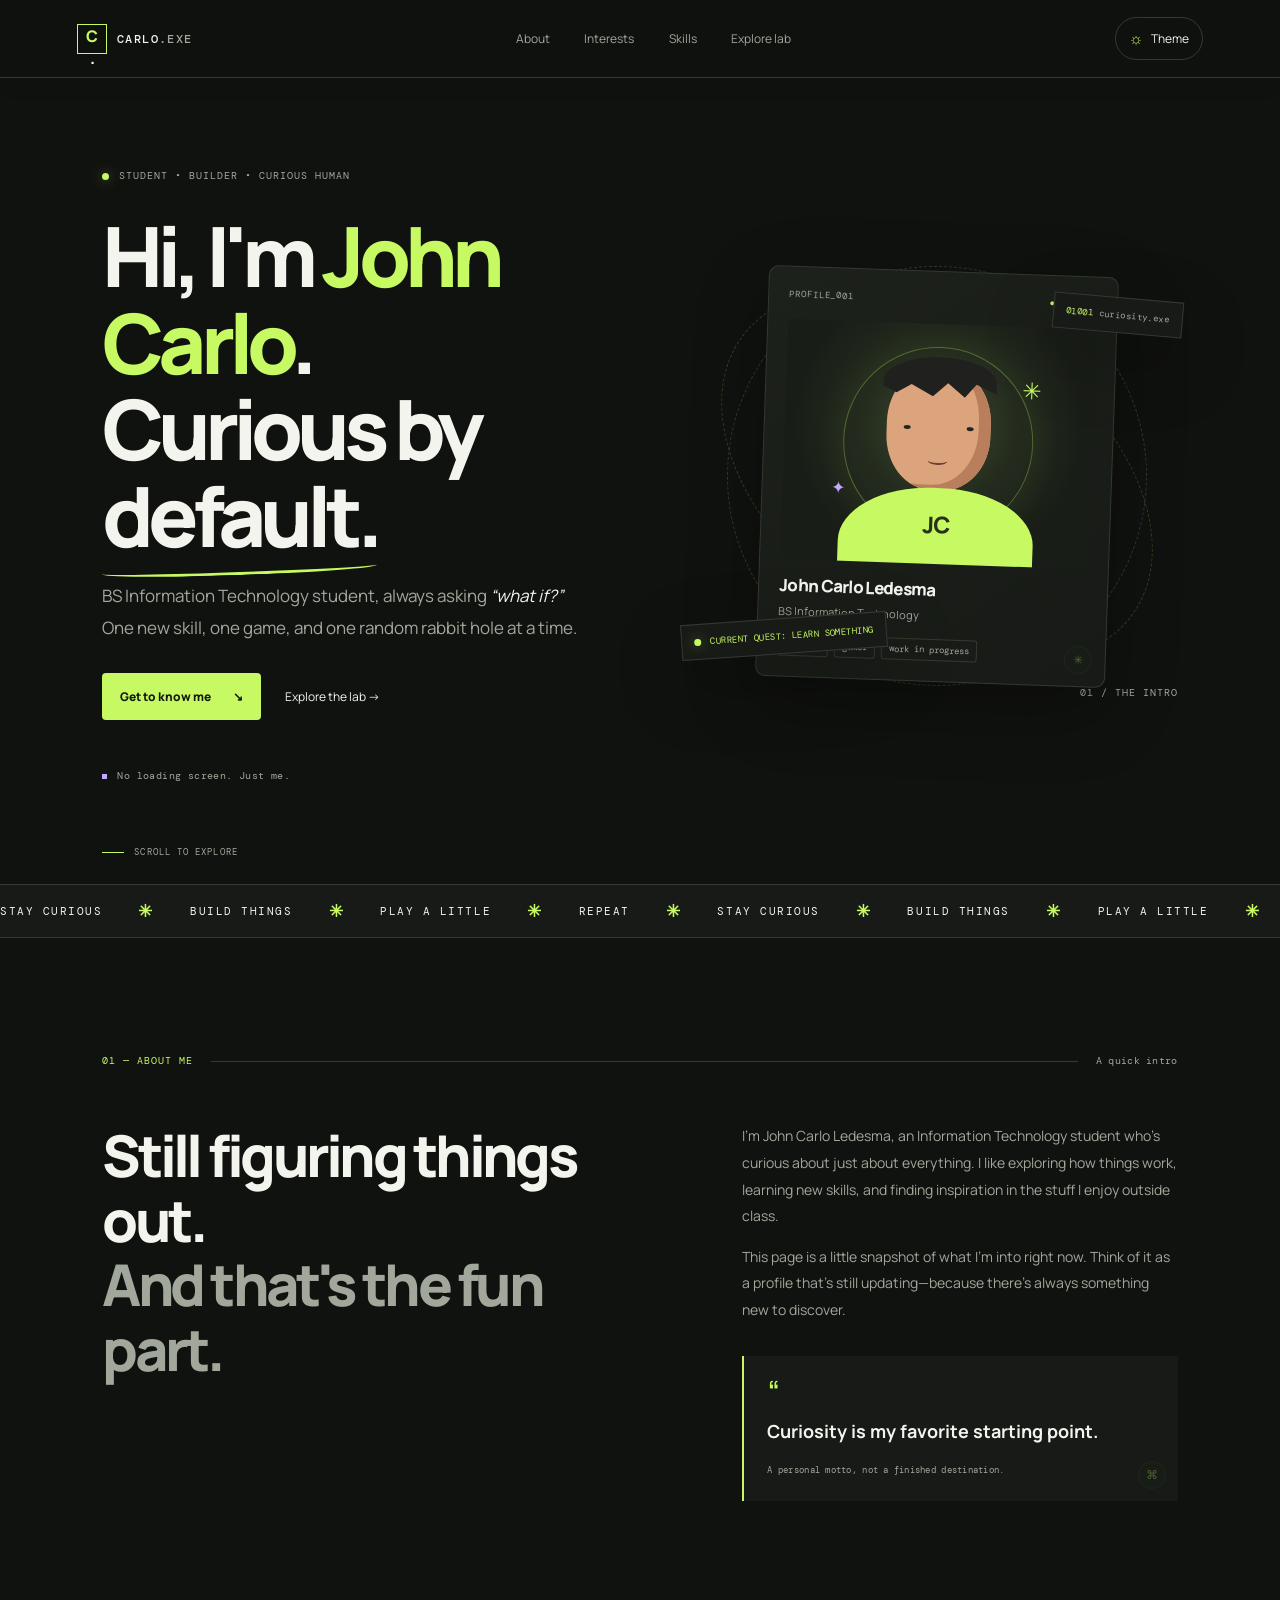
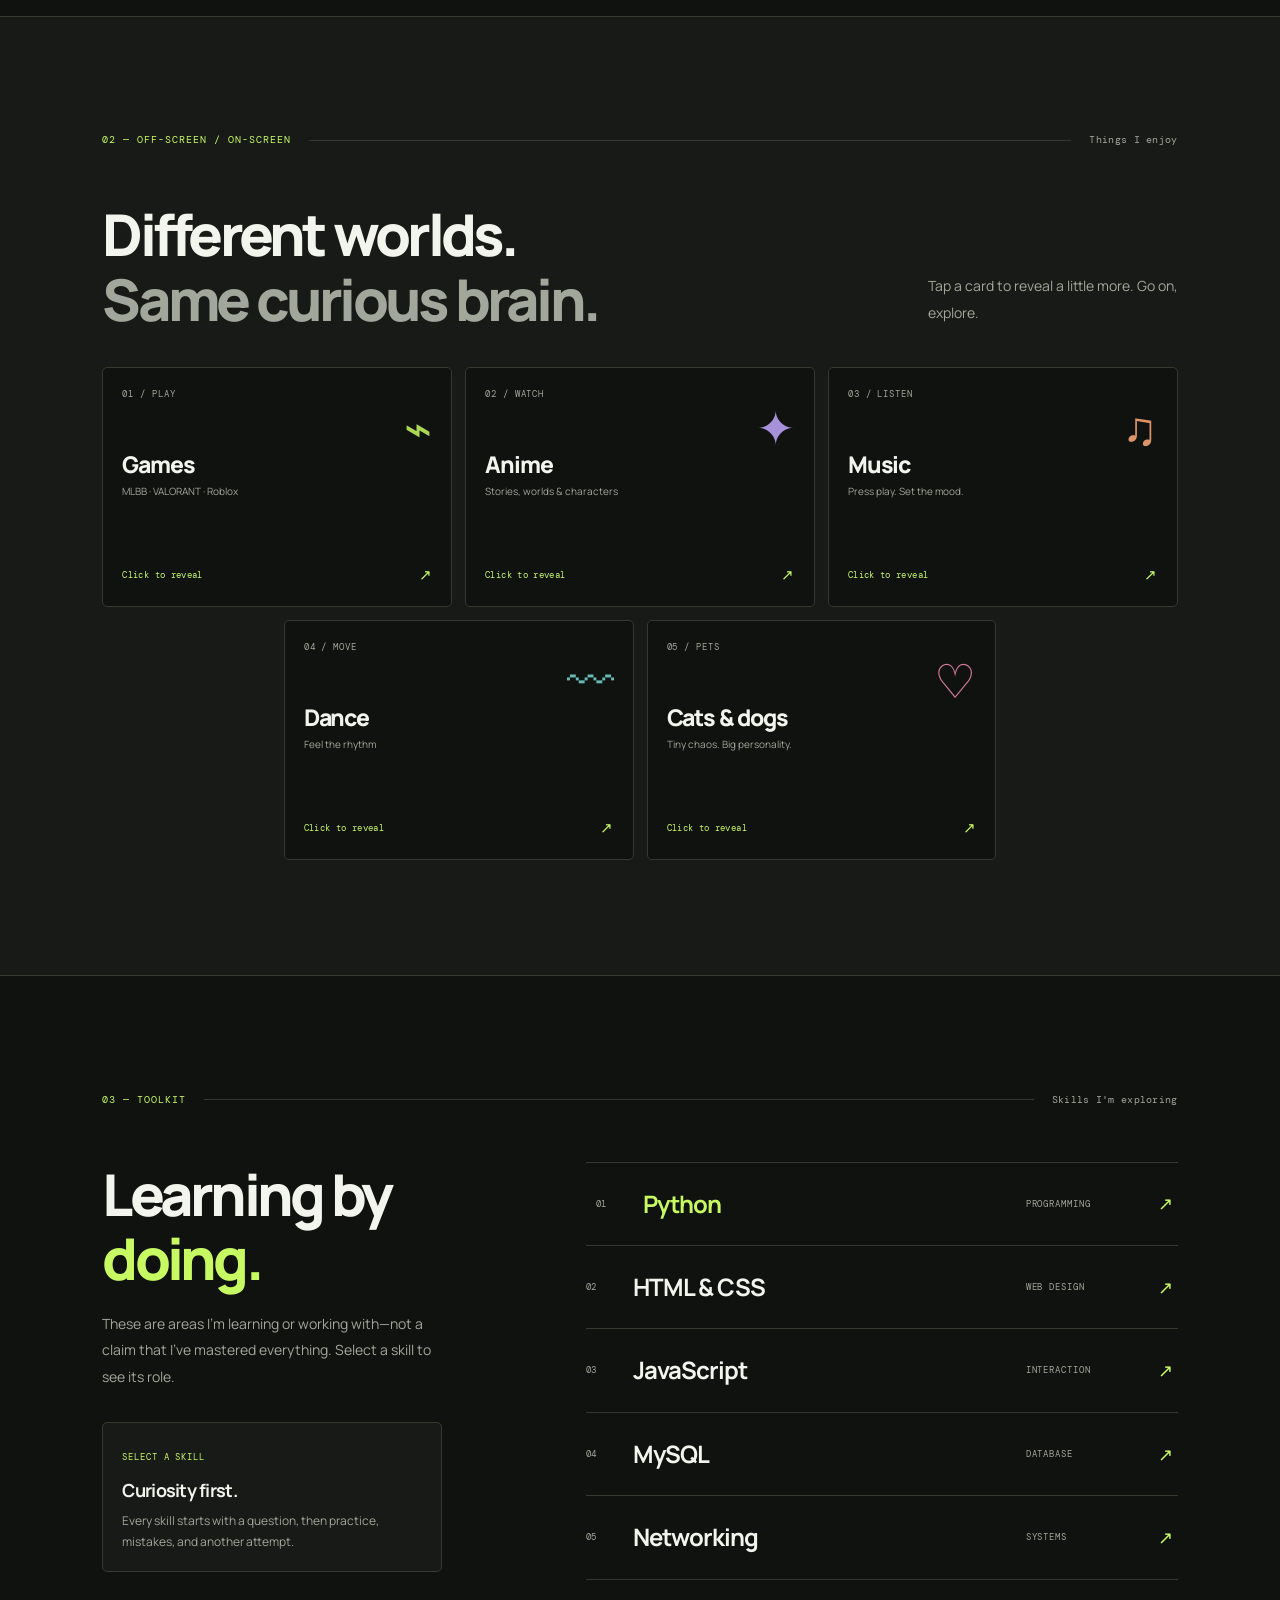
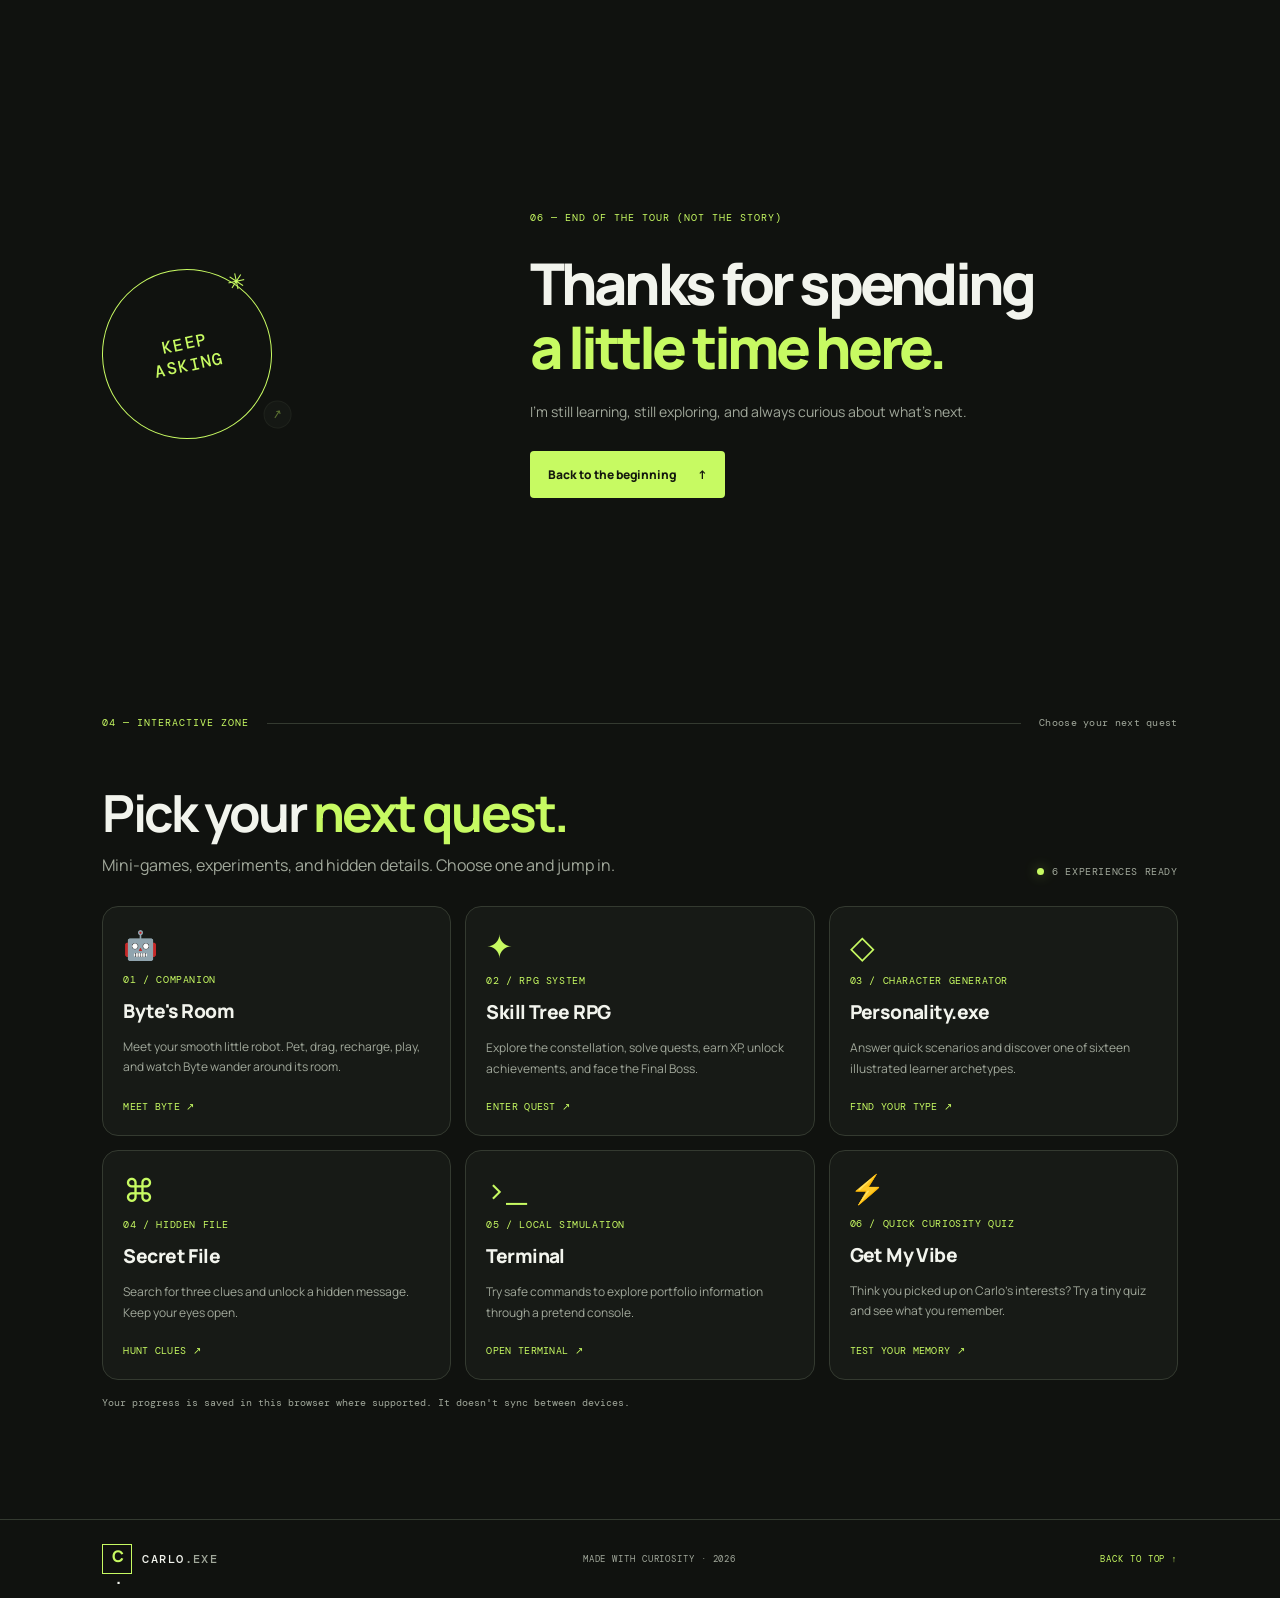
<file: index.html>
<!DOCTYPE html>

<html lang="en">
<head>
<meta charset="utf-8"/>
<meta content="width=device-width, initial-scale=1.0" name="viewport"/>
<meta content="#10120f" name="theme-color"/>
<meta content="The personal portfolio of John Carlo Ledesma, BS Information Technology student and curious learner." name="description"/>
<title>Carlo.exe — Curious by default</title>
<link href="style.css" rel="stylesheet"/>
<script defer="" src="main.js"></script>
</head>
<body>
<a class="skip-link" href="#main">Skip to content</a>
<div class="site-shell">
<header class="topbar">
<a aria-label="Carlo.exe home" class="brand" href="#home"><span class="brand-mark">C<span>.</span></span><span>CARLO<span class="muted">.EXE</span></span></a>
<nav aria-label="Main navigation" class="nav-links"><a href="#about">About</a><a href="#interests">Interests</a><a href="#skills">Skills</a><a href="#explore">Explore lab</a></nav>
<button aria-label="Switch to light theme" class="theme-toggle" id="themeToggle" title="Toggle theme" type="button"><span aria-hidden="true">☼</span><span class="theme-label">Theme</span></button>
</header>
<main id="main">
<section aria-labelledby="hero-title" class="hero section" id="home">
<div class="hero-copy">
<div class="eyebrow"><span class="status-dot"></span> STUDENT • BUILDER • CURIOUS HUMAN</div>
<h1 id="hero-title">Hi, I'm <span class="accent">John Carlo</span>.<br/>Curious by <span class="scribble">default.</span></h1>
<p class="hero-lead">BS Information Technology student, always asking <em>“what if?”</em> One new skill, one game, and one random rabbit hole at a time.</p>
<div class="hero-actions">
<a class="button button-primary" href="#about">Get to know me <span aria-hidden="true">↘</span></a>
<a class="text-link" href="#explore">Explore the lab <span aria-hidden="true">→</span></a>
</div>
<div class="hero-footnote"><span class="tiny-square"></span> No loading screen. Just me.</div>
</div>
<div aria-label="Decorative profile illustration" class="hero-art">
<div class="orbit orbit-one"></div><div class="orbit orbit-two"></div>
<div class="float-tag tag-top">01001 <span>curiosity.exe</span></div>
<div class="profile-card">
<button class="easter-egg clue-trigger clue-trigger-profile" type="button" data-clue="0" aria-label="Discover a hidden clue">✳</button>
<div class="profile-top"><span>PROFILE_001</span><span class="live-indicator">● ONLINE</span></div>
<div aria-label="Illustrated placeholder avatar" class="avatar" role="img">
<div class="avatar-halo"></div><div class="avatar-head"><div class="hair"></div><div class="eye eye-left"></div><div class="eye eye-right"></div><div class="smile"></div></div><div class="avatar-neck"></div><div class="avatar-body"><span>JC</span></div>
<span class="avatar-star star-a">✳</span><span class="avatar-star star-b">✦</span>
</div>
<div class="profile-name">John Carlo Ledesma</div>
<div class="profile-role">BS Information Technology</div>
<div class="profile-tags"><span>learner</span><span>gamer</span><span>work in progress</span></div>

</div>
<div class="float-tag tag-bottom"><span class="pulse"></span> CURRENT QUEST: LEARN SOMETHING</div>
<div class="hero-index">01 / THE INTRO</div>
</div>
<a aria-label="Scroll to about section" class="scroll-cue" href="#about"><span></span> SCROLL TO EXPLORE</a>
</section>
<section aria-label="Interests" class="ticker"><div class="ticker-track"><span>STAY CURIOUS</span><b>✳</b><span>BUILD THINGS</span><b>✳</b><span>PLAY A LITTLE</span><b>✳</b><span>REPEAT</span><b>✳</b><span>STAY CURIOUS</span><b>✳</b><span>BUILD THINGS</span><b>✳</b><span>PLAY A LITTLE</span><b>✳</b><span>REPEAT</span><b>✳</b></div></section>
<section class="section about-section" id="about">
<div class="section-heading"><span class="section-number">01 — ABOUT ME</span><span class="heading-line"></span><span class="heading-note">A quick intro</span></div>
<div class="about-grid">
<div><h2>Still figuring things out.<br/><span class="muted-heading">And that's the fun part.</span></h2></div>
<div class="about-copy"><p>I’m John Carlo Ledesma, an Information Technology student who’s curious about just about everything. I like exploring how things work, learning new skills, and finding inspiration in the stuff I enjoy outside class.</p><p>This page is a little snapshot of what I’m into right now. Think of it as a profile that’s still updating—because there’s always something new to discover.</p><div class="quote-card"><button class="easter-egg clue-trigger clue-trigger-quote" type="button" data-clue="1" aria-label="Discover a hidden clue">⌘</button><span class="quote-mark">“</span><p>Curiosity is my favorite starting point.</p><span class="quote-caption">A personal motto, not a finished destination.</span></div></div>
</div>
</section>
<section class="section interests-section" id="interests">
<div class="section-heading"><span class="section-number">02 — OFF-SCREEN / ON-SCREEN</span><span class="heading-line"></span><span class="heading-note">Things I enjoy</span></div>
<div class="section-intro"><h2>Different worlds.<br/><span class="muted-heading">Same curious brain.</span></h2><p>Tap a card to reveal a little more. Go on, explore.</p></div>
<div class="interest-grid">
<button aria-expanded="false" class="interest-card game-card" type="button"><span class="card-index">01 / PLAY</span><span aria-hidden="true" class="interest-icon">⌁</span><span class="interest-title">Games</span><span class="interest-subtitle">MLBB · VALORANT · Roblox</span><span class="card-reveal">Strategy, teamwork, quick decisions—and the occasional “one more match.”</span><span class="card-action">Click to reveal <span aria-hidden="true">↗</span></span></button>
<button aria-expanded="false" class="interest-card anime-card" type="button"><span class="card-index">02 / WATCH</span><span aria-hidden="true" class="interest-icon">✦</span><span class="interest-title">Anime</span><span class="interest-subtitle">Stories, worlds &amp; characters</span><span class="card-reveal">I enjoy getting pulled into different worlds and seeing where a story goes.</span><span class="card-action">Click to reveal <span aria-hidden="true">↗</span></span></button>
<button aria-expanded="false" class="interest-card music-card" type="button"><span class="card-index">03 / LISTEN</span><span aria-hidden="true" class="interest-icon">♫</span><span class="interest-title">Music</span><span class="interest-subtitle">Press play. Set the mood.</span><span class="card-reveal">A good soundtrack can turn an ordinary moment into a whole scene.</span><span class="card-action">Click to reveal <span aria-hidden="true">↗</span></span></button>
<button aria-expanded="false" class="interest-card dance-card" type="button"><span class="card-index">04 / MOVE</span><span aria-hidden="true" class="interest-icon">〰</span><span class="interest-title">Dance</span><span class="interest-subtitle">Feel the rhythm</span><span class="card-reveal">A reminder that not everything has to happen behind a screen.</span><span class="card-action">Click to reveal <span aria-hidden="true">↗</span></span></button>
<button aria-expanded="false" class="interest-card pets-card" type="button"><span class="card-index">05 / PETS</span><span aria-hidden="true" class="interest-icon">♡</span><span class="interest-title">Cats &amp; dogs</span><span class="interest-subtitle">Tiny chaos. Big personality.</span><span class="card-reveal">Pets bring their own kind of joy—and they never care if your code compiles.</span><span class="card-action">Click to reveal <span aria-hidden="true">↗</span></span></button>
</div>
</section>
<section class="section skills-section" id="skills">
<div class="section-heading"><span class="section-number">03 — TOOLKIT</span><span class="heading-line"></span><span class="heading-note">Skills I'm exploring</span></div>
<div class="skills-layout">
<div><h2>Learning by<br/><span class="accent">doing.</span></h2><p class="skills-intro">These are areas I’m learning or working with—not a claim that I’ve mastered everything. Select a skill to see its role.</p><div aria-live="polite" class="skill-detail" id="skillDetail"><span class="detail-label">SELECT A SKILL</span><h3 id="skillDetailTitle">Curiosity first.</h3><p id="skillDetailText">Every skill starts with a question, then practice, mistakes, and another attempt.</p></div></div>
<div aria-label="Skills" class="skill-list">
<button class="skill-row active" data-description="Writing code, learning programming logic, and breaking bigger problems into smaller steps." data-skill="Python" type="button"><span class="skill-num">01</span><span class="skill-name">Python</span><span class="skill-type">PROGRAMMING</span><span class="skill-arrow">↗</span></button>
<button class="skill-row" data-description="Building page structure and styling layouts so information is clear, responsive, and easy to use." data-skill="HTML &amp; CSS" type="button"><span class="skill-num">02</span><span class="skill-name">HTML &amp; CSS</span><span class="skill-type">WEB DESIGN</span><span class="skill-arrow">↗</span></button>
<button class="skill-row" data-description="Adding behavior to web pages: events, interactive components, and immediate feedback." data-skill="JavaScript" type="button"><span class="skill-num">03</span><span class="skill-name">JavaScript</span><span class="skill-type">INTERACTION</span><span class="skill-arrow">↗</span></button>
<button class="skill-row" data-description="Working with relational data, tables, queries, and the logic behind storing information." data-skill="MySQL" type="button"><span class="skill-num">04</span><span class="skill-name">MySQL</span><span class="skill-type">DATABASE</span><span class="skill-arrow">↗</span></button>
<button class="skill-row" data-description="Exploring how devices connect and communicate, and how networks make digital services possible." data-skill="Networking" type="button"><span class="skill-num">05</span><span class="skill-name">Networking</span><span class="skill-type">SYSTEMS</span><span class="skill-arrow">↗</span></button>
</div>
</div>
</section>


<section class="section closing-section">
<div class="closing-stamp">KEEP<br/>ASKING<span aria-hidden="true">✳</span><button class="easter-egg clue-trigger clue-trigger-closing" type="button" data-clue="2" aria-label="Discover a hidden clue">↗</button></div>
<div class="closing-copy"><span class="section-number">06 — END OF THE TOUR (NOT THE STORY)</span><h2>Thanks for spending<br/><span class="accent">a little time here.</span></h2><p>I’m still learning, still exploring, and always curious about what’s next.</p><a class="button button-primary" href="#home">Back to the beginning <span aria-hidden="true">↑</span></a></div>
</section>
<section class="section explore-section" id="explore" aria-labelledby="explore-title">
<div class="section-heading"><span class="section-number">04 — INTERACTIVE ZONE</span><span class="heading-line"></span><span class="heading-note">Choose your next quest</span></div>
<div class="explore-intro"><div><h2 id="explore-title">Pick your <span class="accent">next quest.</span></h2><p>Mini-games, experiments, and hidden details. Choose one and jump in.</p></div><span class="explore-status"><span class="status-dot"></span> 6 EXPERIENCES READY</span></div>
<div class="experience-grid">
<button class="experience-card" type="button" data-experience="byte.html" data-title="Byte's Room"><span class="experience-icon" aria-hidden="true">🤖</span><span class="experience-meta">01 / COMPANION</span><span class="experience-title">Byte's Room</span><span class="experience-description">Meet your smooth little robot. Pet, drag, recharge, play, and watch Byte wander around its room.</span><span class="experience-cta">MEET BYTE <span aria-hidden="true">↗</span></span></button>
<button class="experience-card" type="button" data-experience="skill-tree.html" data-title="Skill Tree RPG"><span class="experience-icon accent-icon" aria-hidden="true">✦</span><span class="experience-meta">02 / RPG SYSTEM</span><span class="experience-title">Skill Tree RPG</span><span class="experience-description">Explore the constellation, solve quests, earn XP, unlock achievements, and face the Final Boss.</span><span class="experience-cta">ENTER QUEST <span aria-hidden="true">↗</span></span></button>
<button class="experience-card" type="button" data-experience="personality.html" data-title="Personality.exe"><span class="experience-icon accent-icon" aria-hidden="true">◇</span><span class="experience-meta">03 / CHARACTER GENERATOR</span><span class="experience-title">Personality.exe</span><span class="experience-description">Answer quick scenarios and discover one of sixteen illustrated learner archetypes.</span><span class="experience-cta">FIND YOUR TYPE <span aria-hidden="true">↗</span></span></button>
<button class="experience-card" type="button" data-experience="secret.html" data-title="Secret File"><span class="experience-icon accent-icon" aria-hidden="true">⌘</span><span class="experience-meta">04 / HIDDEN FILE</span><span class="experience-title">Secret File</span><span class="experience-description">Search for three clues and unlock a hidden message. Keep your eyes open.</span><span class="experience-cta">HUNT CLUES <span aria-hidden="true">↗</span></span></button>
<button class="experience-card" type="button" data-experience="terminal.html" data-title="Terminal"><span class="experience-icon accent-icon" aria-hidden="true">›_</span><span class="experience-meta">05 / LOCAL SIMULATION</span><span class="experience-title">Terminal</span><span class="experience-description">Try safe commands to explore portfolio information through a pretend console.</span><span class="experience-cta">OPEN TERMINAL <span aria-hidden="true">↗</span></span></button>
<button class="experience-card" type="button" data-experience="challenge.html" data-title="Get My Vibe"><span class="experience-icon" aria-hidden="true">⚡</span><span class="experience-meta">06 / QUICK CURIOSITY QUIZ</span><span class="experience-title">Get My Vibe</span><span class="experience-description">Think you picked up on Carlo’s interests? Try a tiny quiz and see what you remember.</span><span class="experience-cta">TEST YOUR MEMORY <span aria-hidden="true">↗</span></span></button>
</div>
<p class="explore-footnote">Your progress is saved in this browser where supported. It doesn't sync between devices.</p>
</section>
</main>
<footer class="footer"><a class="brand footer-brand" href="#home"><span class="brand-mark">C<span>.</span></span><span>CARLO<span class="muted">.EXE</span></span></a><span>MADE WITH CURIOSITY · 2026</span><a class="back-top" href="#home">BACK TO TOP ↑</a></footer>
</div>
<div class="experience-modal" id="experienceModal" aria-hidden="true" role="dialog" aria-modal="true" aria-labelledby="experienceModalTitle">
<div class="experience-modal-backdrop" data-close-experience></div>
<section class="experience-modal-panel" role="document">
<header class="experience-modal-header"><div><span class="section-number">CARLO.EXE / INTERACTIVE ZONE</span><h2 id="experienceModalTitle">Experience</h2></div><button class="experience-close" type="button" id="closeExperience" aria-label="Close experience">✕ <span>Close</span></button></header>
<iframe class="experience-frame" id="experienceFrame" title="Interactive experience" loading="lazy" src="about:blank" allow="clipboard-read; clipboard-write"></iframe>
</section></div>
<div aria-live="polite" class="toast" id="toast" role="status"></div>
</body>
</html>
</file>
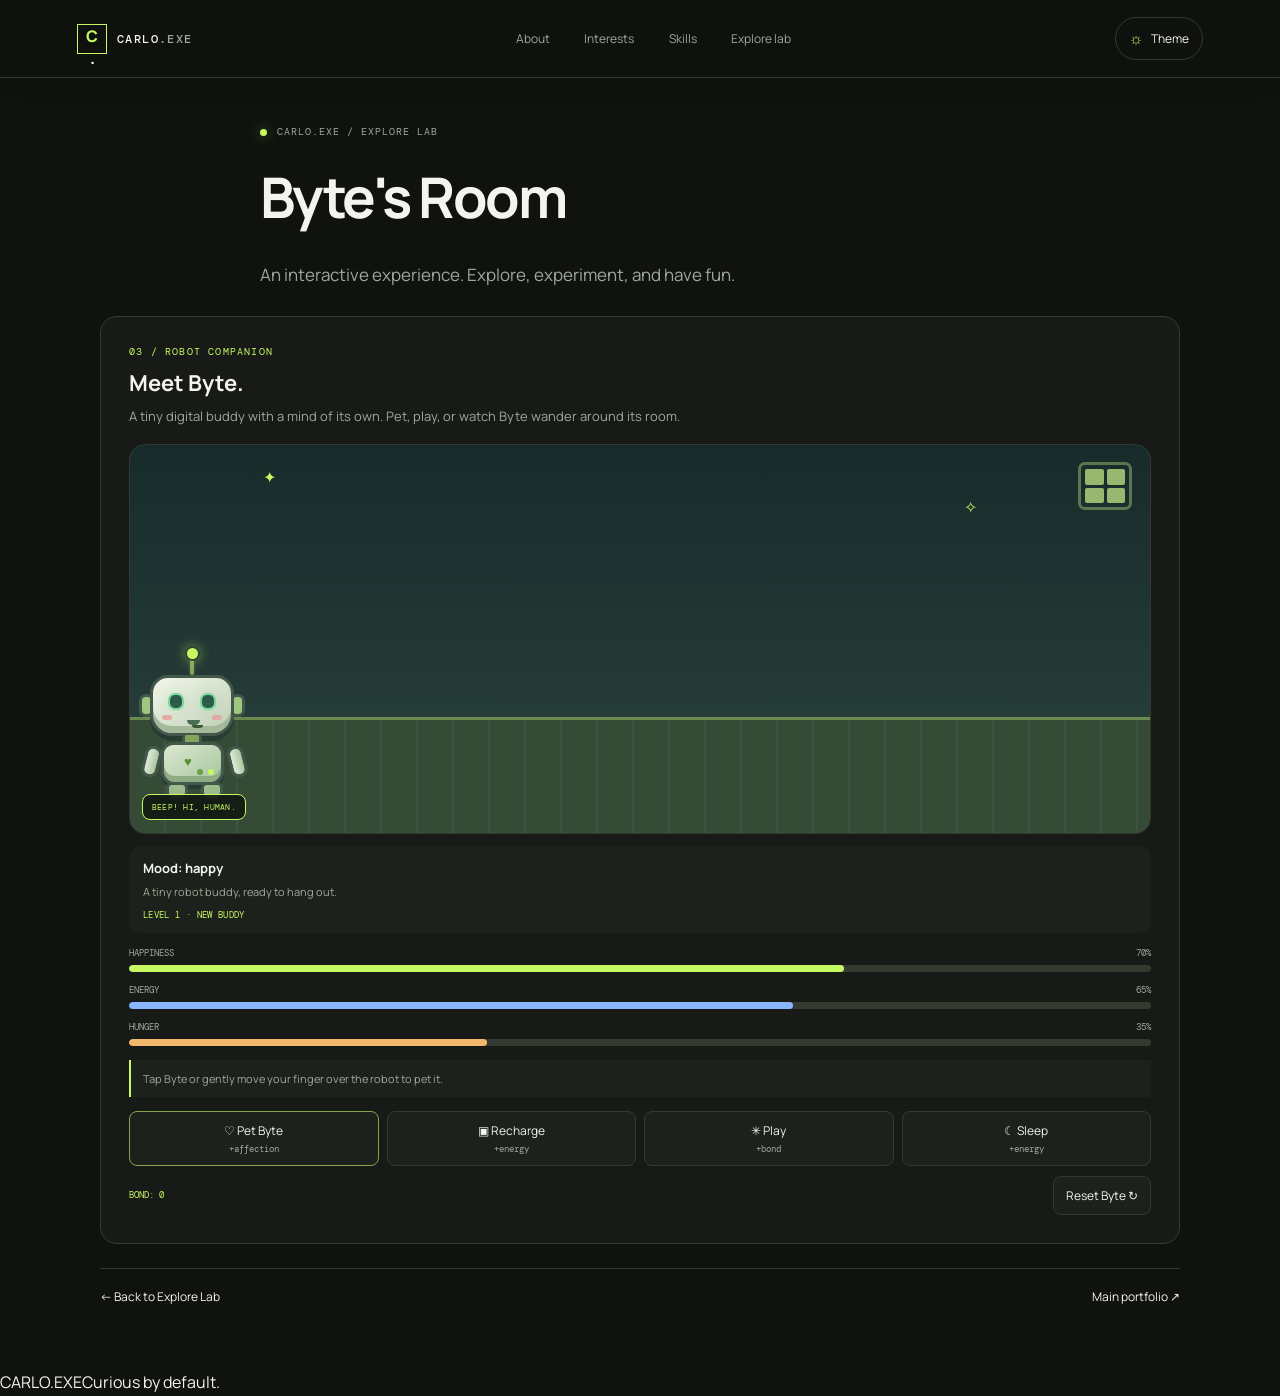
<file: byte.html>
<!DOCTYPE html><html lang="en"><head><meta charset="UTF-8"><meta name="viewport" content="width=device-width, initial-scale=1.0"><meta name="theme-color" content="#10120f"><meta name="description" content="Byte's Room — an interactive experience in Carlo.exe."><title>Byte's Room — Carlo.exe</title><link rel="stylesheet" href="style.css"><script src="hub.js" defer></script><script src="byte.js" defer></script></head><body><a class="skip-link" href="#main">Skip to content</a><div class="site-shell"><header class="topbar"><a class="brand" href="index.html" aria-label="Carlo.exe home"><span class="brand-mark">C<span>.</span></span><span>CARLO<span class="muted">.EXE</span></span></a><nav class="nav-links" aria-label="Main navigation"><a href="index.html#about">About</a><a href="index.html#interests">Interests</a><a href="index.html#skills">Skills</a><a href="explore.html" aria-current="page">Explore lab</a></nav><button class="theme-toggle" id="themeToggle" type="button" aria-label="Switch theme" title="Toggle theme"><span aria-hidden="true">☼</span><span class="theme-label">Theme</span></button></header><main id="main" class="standalone-feature"><div class="feature-page-heading"><p class="eyebrow"><span class="status-dot"></span> CARLO.EXE / EXPLORE LAB</p><h1>Byte's Room</h1><p class="hero-lead">An interactive experience. Explore, experiment, and have fun.</p></div><article class="lab-card pet-card" id="pixelPet">
<div class="lab-kicker">03 / ROBOT COMPANION</div><h3>Meet Byte.</h3><p>A tiny digital buddy with a mind of its own. Pet, play, or watch Byte wander around its room.</p>
<div aria-label="Byte's interactive room. Byte wanders around on its own. Tap or pet the robot, or tap an open spot to invite Byte over." class="pet-room" id="petRoom">
<div class="pet-room-sky"><span class="room-star star-one">✦</span><span class="room-star star-two">✧</span><span class="room-window"><i></i><i></i><i></i><i></i></span></div>
<div aria-label="Byte the pixel robot, happy" class="robot-buddy" id="petFace" role="img" tabindex="0">
<span class="robot-shadow"></span><span class="robot-antenna"><i></i></span><span class="robot-ear ear-left"></span><span class="robot-ear ear-right"></span>
<span class="robot-head"><i class="robot-eye eye-left"></i><i class="robot-eye eye-right"></i><i class="robot-cheek cheek-left"></i><i class="robot-cheek cheek-right"></i><i class="robot-mouth"></i></span>
<span class="robot-neck"></span><span class="robot-body"><i class="robot-heart">♥</i><i class="robot-panel-light"></i></span>
<span class="robot-arm arm-left"></span><span class="robot-arm arm-right"></span><span class="robot-leg leg-left"></span><span class="robot-leg leg-right"></span>
</div>
<div class="room-floor"></div><div aria-live="polite" class="pet-speech" id="petSpeech">BEEP! HI, HUMAN.</div><div aria-hidden="true" class="pet-hearts" id="petHearts"></div>
</div>
<div class="pet-stage"><div class="pet-status-copy"><strong id="petMood">Mood: happy</strong><span class="pet-caption" id="petCaption">Ready for an adventure.</span><span class="pet-level" id="petLevel">LEVEL 1 · NEW BUDDY</span></div></div>
<div aria-label="Byte's needs" class="pet-stats"><div class="pet-stat"><div class="pet-meter-label"><span>HAPPINESS</span><span id="petMeterText">70%</span></div><div class="pet-meter"><span id="petMeter" style="width:70%"></span></div></div><div class="pet-stat"><div class="pet-meter-label"><span>ENERGY</span><span id="petEnergyText">65%</span></div><div class="pet-meter"><span id="petEnergyMeter" style="width:65%"></span></div></div><div class="pet-stat"><div class="pet-meter-label"><span>HUNGER</span><span id="petHungerText">35%</span></div><div class="pet-meter"><span id="petHungerMeter" style="width:35%"></span></div></div></div>
<p aria-live="polite" class="pet-feedback" id="petFeedback">Byte is happy to meet you. Choose an action.</p><div class="pet-actions"><button id="petByte" type="button">♡ Pet Byte <small>+affection</small></button><button id="feedPet" type="button">▣ Recharge <small>+energy</small></button><button id="playPet" type="button">✳ Play <small>+bond</small></button><button id="restPet" type="button">☾ Sleep <small>+energy</small></button></div><div class="pet-footer"><span id="petBond">BOND: 0</span><button class="lab-secondary" id="petReset" type="button">Reset Byte ↻</button></div>
</article><div class="pg-bottom-actions"><a class="text-link" href="explore.html">← Back to Explore Lab</a><a class="text-link" href="index.html">Main portfolio ↗</a></div></main><footer class="site-footer"><span>CARLO.EXE</span><span>Curious by default.</span></footer></div><div class="toast" id="toast" role="status" aria-live="polite"></div></body></html>
</file>
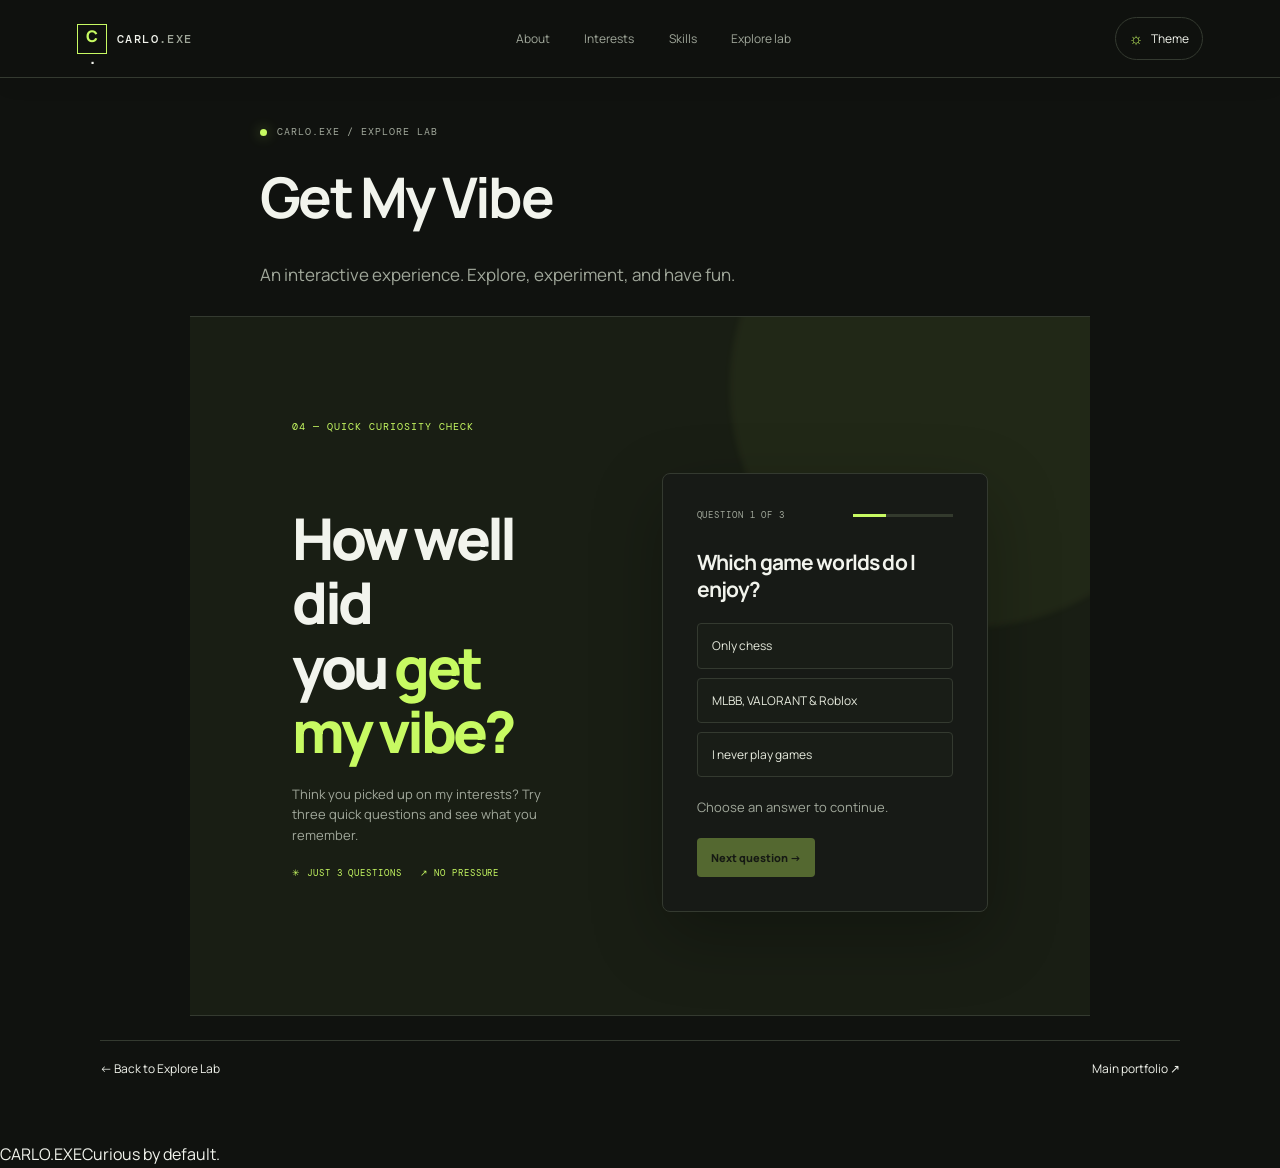
<file: challenge.html>
<!DOCTYPE html><html lang="en"><head><meta charset="UTF-8"><meta name="viewport" content="width=device-width, initial-scale=1.0"><meta name="theme-color" content="#10120f"><meta name="description" content="Get My Vibe — a quick, playful quiz about Carlo."><title>Get My Vibe — Carlo.exe</title><link rel="stylesheet" href="style.css"><script src="hub.js" defer></script><script src="challenge.js" defer></script></head><body><a class="skip-link" href="#main">Skip to content</a><div class="site-shell"><header class="topbar"><a class="brand" href="index.html" aria-label="Carlo.exe home"><span class="brand-mark">C<span>.</span></span><span>CARLO<span class="muted">.EXE</span></span></a><nav class="nav-links" aria-label="Main navigation"><a href="index.html#about">About</a><a href="index.html#interests">Interests</a><a href="index.html#skills">Skills</a><a href="explore.html" aria-current="page">Explore lab</a></nav><button class="theme-toggle" id="themeToggle" type="button" aria-label="Switch theme" title="Toggle theme"><span aria-hidden="true">☼</span><span class="theme-label">Theme</span></button></header><main id="main" class="standalone-feature"><div class="feature-page-heading"><p class="eyebrow"><span class="status-dot"></span> CARLO.EXE / EXPLORE LAB</p><h1>Get My Vibe</h1><p class="hero-lead">An interactive experience. Explore, experiment, and have fun.</p></div><section class="challenge-section" id="curiosity">
<div class="challenge-glow"></div>
<div class="section-number">04 — QUICK CURIOSITY CHECK</div>
<div class="challenge-content"><div><h2>How well did<br/>you <span class="accent">get my vibe?</span></h2><p>Think you picked up on my interests? Try three quick questions and see what you remember.</p><div class="challenge-meta"><span>✳ JUST 3 QUESTIONS</span><span>↗ NO PRESSURE</span></div></div>
<div class="quiz-panel" id="quizPanel">
<div class="quiz-progress"><span id="questionCount">QUESTION 1 OF 3</span><div class="progress-track"><span id="progressBar"></span></div></div>
<h3 id="questionText">Which game worlds do I enjoy?</h3>
<div class="quiz-options" id="quizOptions"><button class="quiz-option" data-answer="wrong" type="button">Only chess</button><button class="quiz-option" data-answer="correct" type="button">MLBB, VALORANT &amp; Roblox</button><button class="quiz-option" data-answer="wrong" type="button">I never play games</button></div>
<p aria-live="polite" class="quiz-feedback" id="quizFeedback">Choose an answer to continue.</p>
<button class="quiz-next" disabled="" id="quizNext" type="button">Next question <span aria-hidden="true">→</span></button>
</div>
</div>
</section><div class="pg-bottom-actions"><a class="text-link" href="explore.html">← Back to Explore Lab</a><a class="text-link" href="index.html">Main portfolio ↗</a></div></main><footer class="site-footer"><span>CARLO.EXE</span><span>Curious by default.</span></footer></div><div class="toast" id="toast" role="status" aria-live="polite"></div></body></html>
</file>
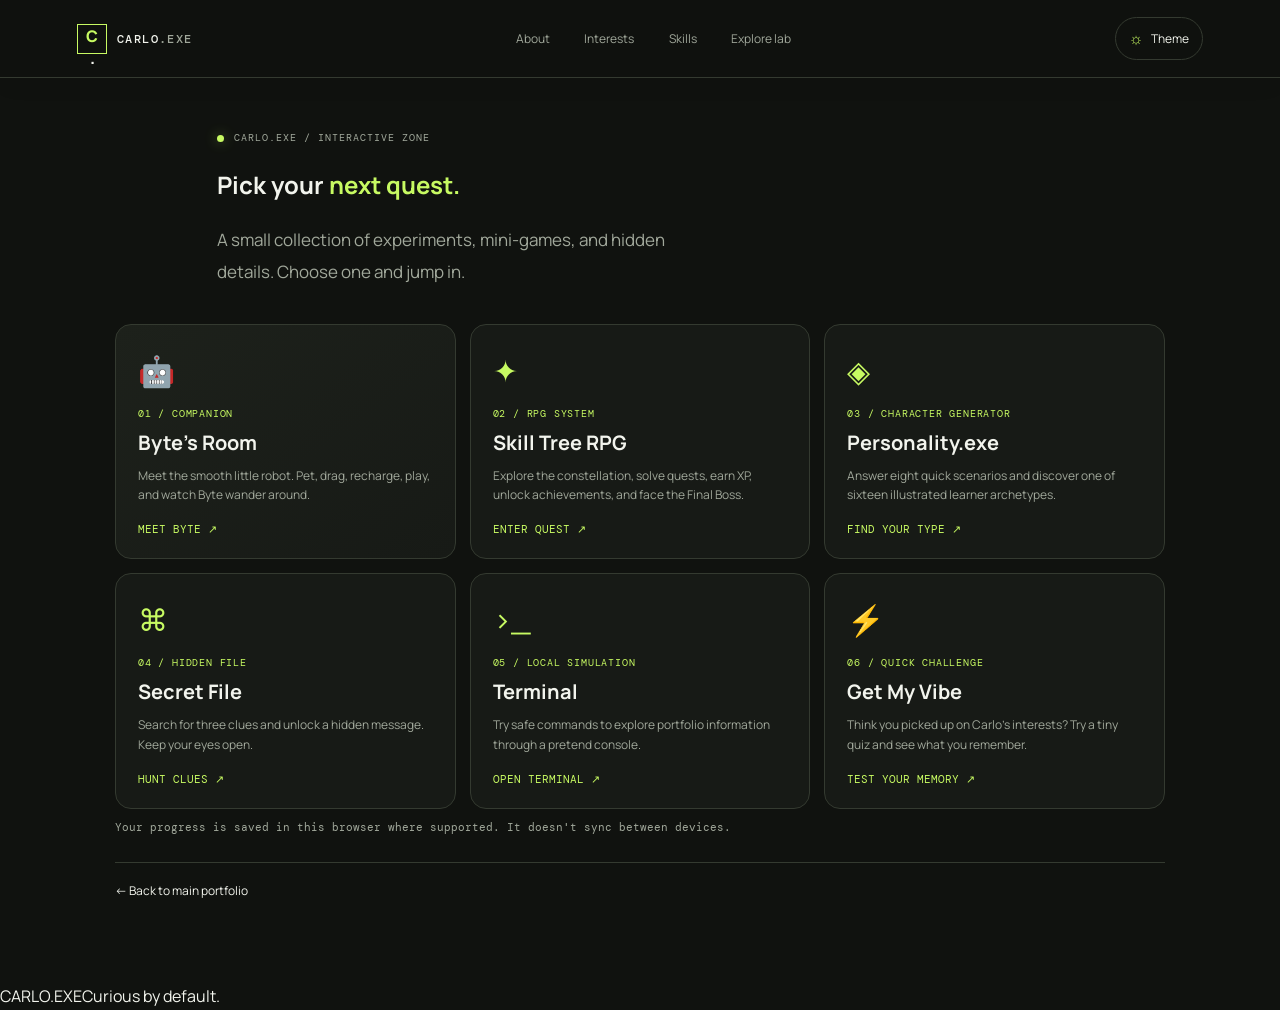
<file: explore.html>
<!DOCTYPE html>
<!DOCTYPE html>

<html lang="en"><head><meta charset="utf-8"/><meta content="width=device-width, initial-scale=1.0" name="viewport"/><meta content="#10120f" name="theme-color"/><meta content="Choose an interactive experience in Carlo.exe Explore Lab." name="description"/><title>Explore Lab — Carlo.exe</title><link href="style.css" rel="stylesheet"/><link href="personality.css" rel="stylesheet"/><script defer="" src="hub.js"></script></head>
<body><a class="skip-link" href="#main">Skip to content</a><div class="site-shell"><header class="topbar"><a aria-label="Carlo.exe home" class="brand" href="index.html"><span class="brand-mark">C<span>.</span></span><span>CARLO<span class="muted">.EXE</span></span></a><nav aria-label="Main navigation" class="nav-links"><a href="index.html#about">About</a><a href="index.html#interests">Interests</a><a href="index.html#skills">Skills</a><a aria-current="page" href="explore.html">Explore lab</a></nav><button aria-label="Switch theme" class="theme-toggle" id="themeToggle" title="Toggle theme" type="button"><span aria-hidden="true">☼</span><span class="theme-label">Theme</span></button></header>
<main class="hub-page" id="main"><section class="section hub-hero"><p class="eyebrow"><span class="status-dot"></span> CARLO.EXE / INTERACTIVE ZONE</p><h1>Pick your <span class="accent">next quest.</span></h1><p class="hero-lead">A small collection of experiments, mini-games, and hidden details. Choose one and jump in.</p></section>
<section aria-label="Choose an experience" class="hub-grid">
<a class="hub-card hub-featured" href="byte.html"><span class="hub-icon">🤖</span><span class="hub-index">01 / COMPANION</span><h2>Byte's Room</h2><p>Meet the smooth little robot. Pet, drag, recharge, play, and watch Byte wander around.</p><span class="hub-cta">MEET BYTE ↗</span></a>
<a class="hub-card" href="skill-tree.html"><span class="hub-icon">✦</span><span class="hub-index">02 / RPG SYSTEM</span><h2>Skill Tree RPG</h2><p>Explore the constellation, solve quests, earn XP, unlock achievements, and face the Final Boss.</p><span class="hub-cta">ENTER QUEST ↗</span></a>
<a class="hub-card" href="personality.html"><span class="hub-icon">◈</span><span class="hub-index">03 / CHARACTER GENERATOR</span><h2>Personality.exe</h2><p>Answer eight quick scenarios and discover one of sixteen illustrated learner archetypes.</p><span class="hub-cta">FIND YOUR TYPE ↗</span></a>
<a class="hub-card" href="secret.html"><span class="hub-icon">⌘</span><span class="hub-index">04 / HIDDEN FILE</span><h2>Secret File</h2><p>Search for three clues and unlock a hidden message. Keep your eyes open.</p><span class="hub-cta">HUNT CLUES ↗</span></a>
<a class="hub-card" href="terminal.html"><span class="hub-icon">&gt;_</span><span class="hub-index">05 / LOCAL SIMULATION</span><h2>Terminal</h2><p>Try safe commands to explore portfolio information through a pretend console.</p><span class="hub-cta">OPEN TERMINAL ↗</span></a>
<a class="hub-card" href="challenge.html"><span class="hub-icon">⚡</span><span class="hub-index">06 / QUICK CHALLENGE</span><h2>Get My Vibe</h2><p>Think you picked up on Carlo’s interests? Try a tiny quiz and see what you remember.</p><span class="hub-cta">TEST YOUR MEMORY ↗</span></a>
</section><p class="hub-note">Your progress is saved in this browser where supported. It doesn't sync between devices.</p><div class="pg-bottom-actions"><a class="text-link" href="index.html">← Back to main portfolio</a></div></main><footer class="site-footer"><span>CARLO.EXE</span><span>Curious by default.</span></footer></div><div aria-live="polite" class="toast" id="toast" role="status"></div></body></html>
</file>
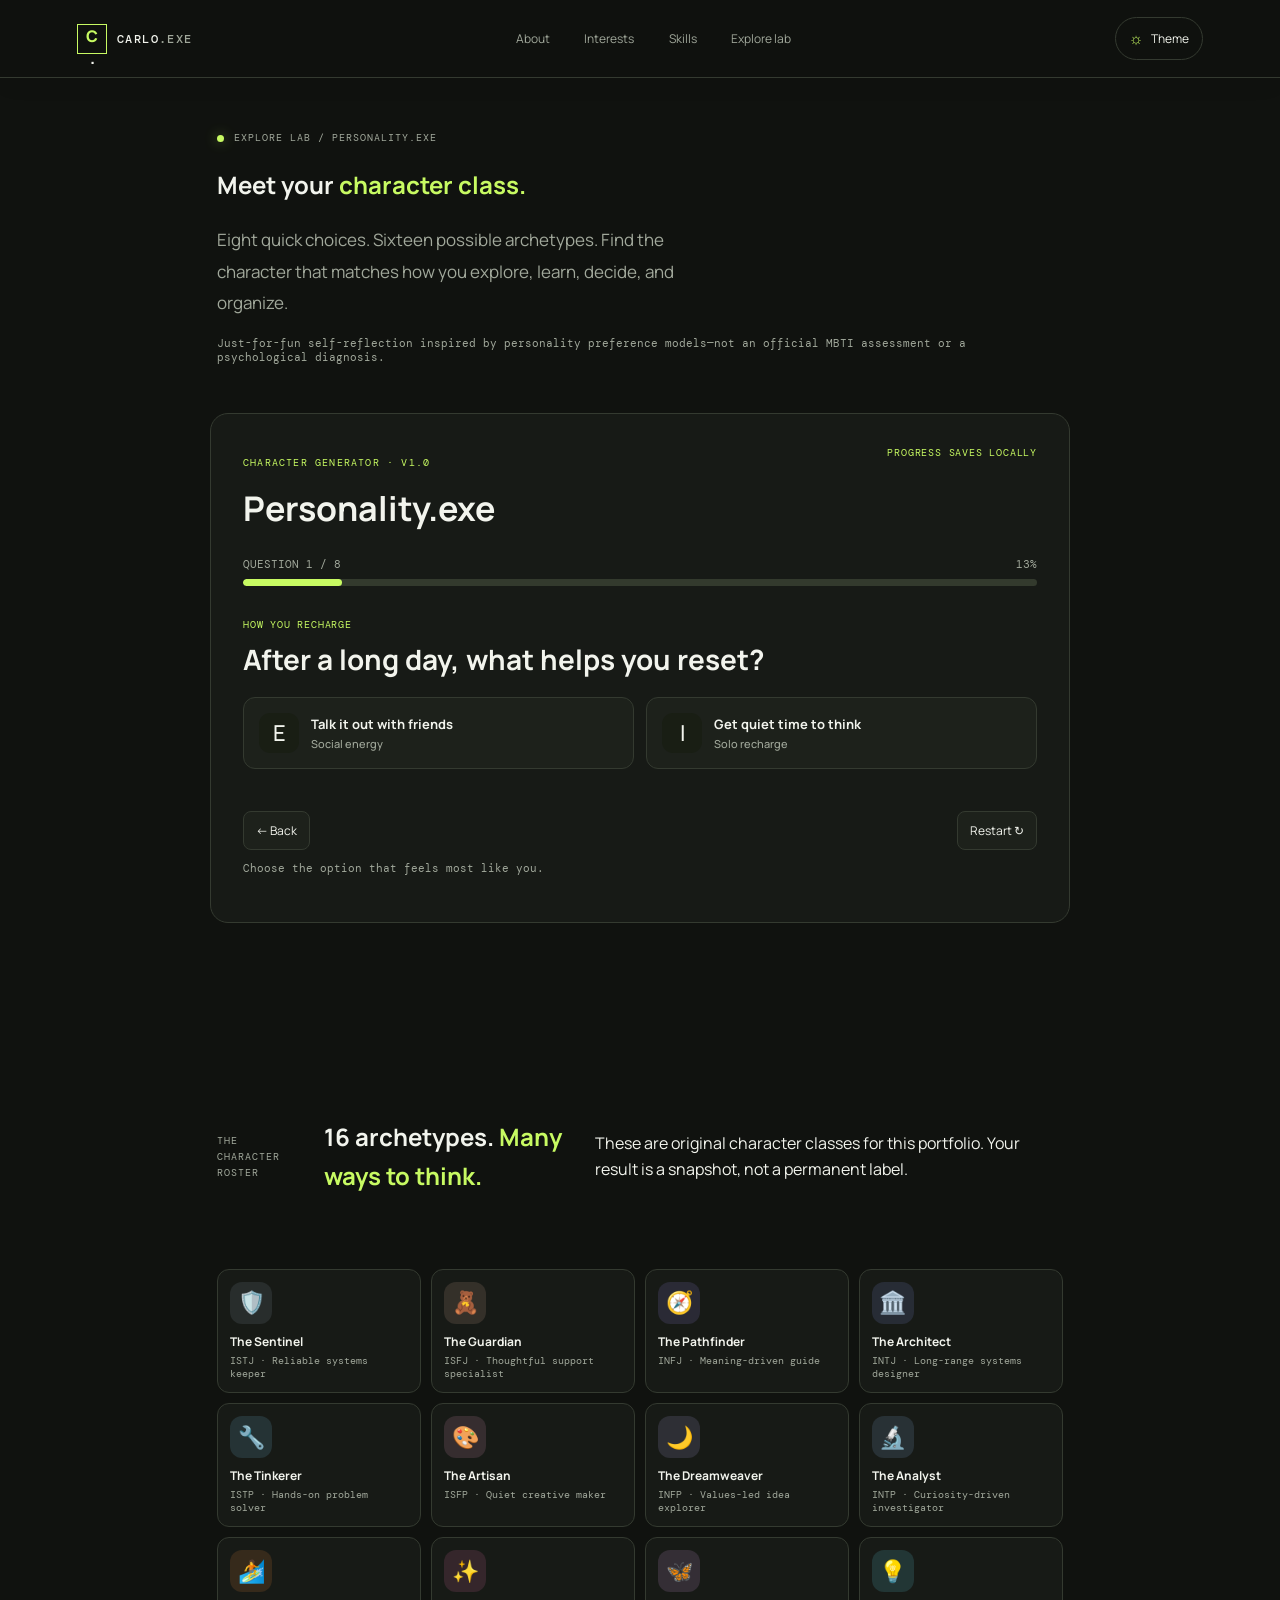
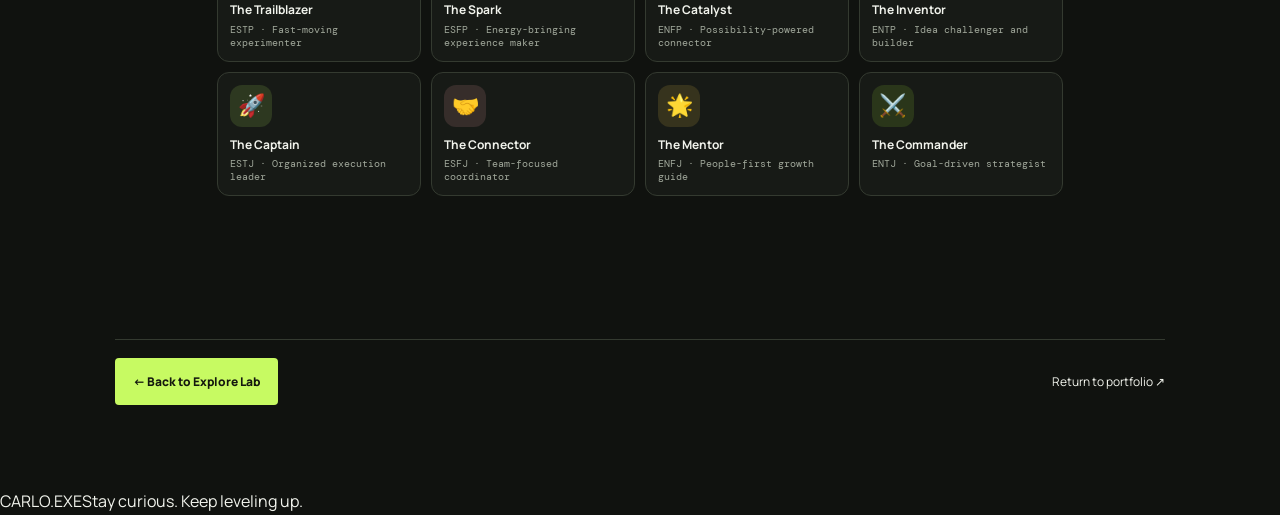
<file: personality.html>
<!DOCTYPE html>
<!DOCTYPE html>

<html lang="en">
<head>
<meta charset="utf-8"/><meta content="width=device-width, initial-scale=1.0" name="viewport"/>
<meta content="#10120f" name="theme-color"/><meta content="Discover your Carlo.exe personality archetype through an interactive character quiz." name="description"/>
<title>Personality.exe — Carlo.exe</title>
<link href="style.css" rel="stylesheet"/><link href="personality.css" rel="stylesheet"/>
<script defer="" src="personality.js"></script>
</head>
<body>
<a class="skip-link" href="#main">Skip to content</a>
<div class="site-shell">
<header class="topbar">
<a aria-label="Carlo.exe home" class="brand" href="index.html"><span class="brand-mark">C<span>.</span></span><span>CARLO<span class="muted">.EXE</span></span></a>
<nav aria-label="Main navigation" class="nav-links"><a href="index.html#about">About</a><a href="index.html#interests">Interests</a><a href="index.html#skills">Skills</a><a aria-current="page" href="explore.html">Explore lab</a></nav>
<button aria-label="Switch theme" class="theme-toggle" id="themeToggle" title="Toggle theme" type="button"><span aria-hidden="true">☼</span><span class="theme-label">Theme</span></button>
</header>
<main class="personality-page" id="main">
<section class="personality-hero section">
<p class="eyebrow"><span class="status-dot"></span> EXPLORE LAB / PERSONALITY.EXE</p>
<h1>Meet your <span class="accent">character class.</span></h1>
<p class="hero-lead">Eight quick choices. Sixteen possible archetypes. Find the character that matches how you explore, learn, decide, and organize.</p>
<p class="personality-disclaimer">Just-for-fun self-reflection inspired by personality preference models—not an official MBTI assessment or a psychological diagnosis.</p>
</section>
<section aria-labelledby="quizTitle" class="personality-game panel-card">
<div class="pg-top"><div><p class="lab-kicker">CHARACTER GENERATOR · V1.0</p><h2 id="quizTitle">Personality.exe</h2></div><span class="pg-save" id="saveStatus">PROGRESS SAVES LOCALLY</span></div>
<div class="pg-progress-meta"><span id="stepLabel">QUESTION 1 / 8</span><span id="percentLabel">13%</span></div><div class="pg-progress"><span id="progressBar"></span></div>
<div aria-live="polite" class="pg-question-stage" id="questionStage">
<p class="pg-dimension" id="dimensionLabel">HOW YOU RECHARGE</p><h3 id="questionText">After a long day, you would rather…</h3>
<div class="pg-options" id="optionsList"></div>
</div>
<div class="pg-controls"><button class="lab-secondary" disabled="" id="backButton" type="button">← Back</button><button class="lab-secondary" id="restartButton" type="button">Restart ↻</button></div>
<p aria-live="polite" class="pg-feedback" id="feedback">Choose the option that feels most like you. There are no wrong answers.</p>
<div aria-live="polite" class="pg-result" hidden="" id="resultPanel"></div>
</section>
<section class="pg-type-guide section"><div class="section-heading"><p class="eyebrow">THE CHARACTER ROSTER</p><h2>16 archetypes. <span class="accent">Many ways to think.</span></h2><p>These are original character classes for this portfolio. Your result is a snapshot, not a permanent label.</p></div><div class="pg-roster" id="roster"></div></section>
<div class="pg-bottom-actions"><a class="button button-primary" href="explore.html">← Back to Explore Lab</a><a class="text-link" href="index.html">Return to portfolio ↗</a></div>
</main>
<footer class="site-footer"><span>CARLO.EXE</span><span>Stay curious. Keep leveling up.</span></footer>
</div>
<div aria-live="polite" class="toast" id="toast" role="status"></div>
</body></html>
</file>
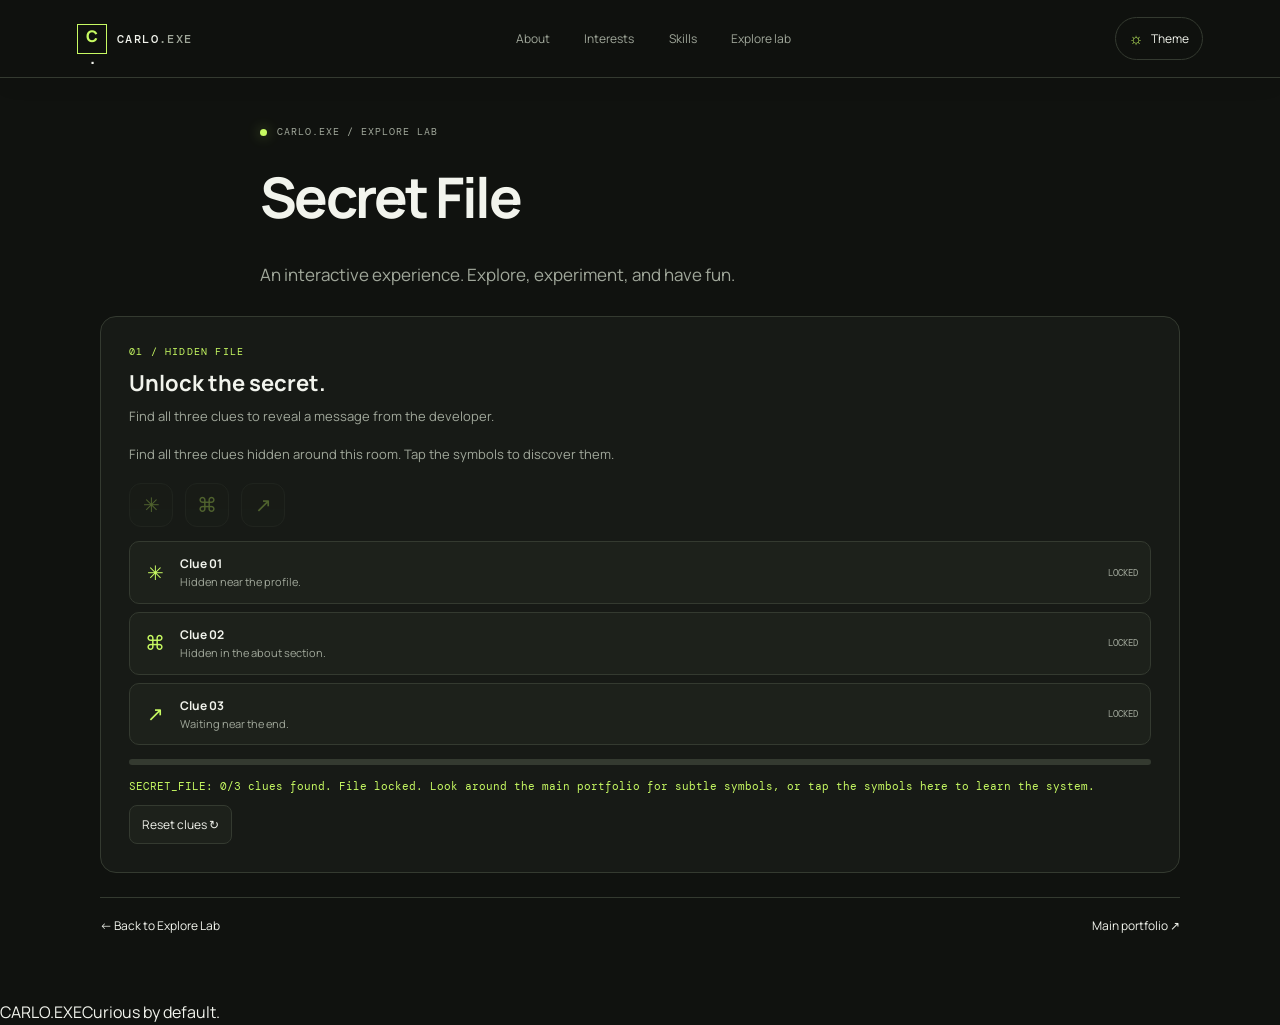
<file: secret.html>
<!DOCTYPE html><html lang="en"><head><meta charset="UTF-8"><meta name="viewport" content="width=device-width, initial-scale=1.0"><meta name="theme-color" content="#10120f"><meta name="description" content="Secret File — an interactive experience in Carlo.exe."><title>Secret File — Carlo.exe</title><link rel="stylesheet" href="style.css"><script src="hub.js" defer></script><script src="secret.js" defer></script></head><body><a class="skip-link" href="#main">Skip to content</a><div class="site-shell"><header class="topbar"><a class="brand" href="index.html" aria-label="Carlo.exe home"><span class="brand-mark">C<span>.</span></span><span>CARLO<span class="muted">.EXE</span></span></a><nav class="nav-links" aria-label="Main navigation"><a href="index.html#about">About</a><a href="index.html#interests">Interests</a><a href="index.html#skills">Skills</a><a href="explore.html" aria-current="page">Explore lab</a></nav><button class="theme-toggle" id="themeToggle" type="button" aria-label="Switch theme" title="Toggle theme"><span aria-hidden="true">☼</span><span class="theme-label">Theme</span></button></header><main id="main" class="standalone-feature"><div class="feature-page-heading"><p class="eyebrow"><span class="status-dot"></span> CARLO.EXE / EXPLORE LAB</p><h1>Secret File</h1><p class="hero-lead">An interactive experience. Explore, experiment, and have fun.</p></div><article class="lab-card secret-card" id="secretFile">
<div class="lab-kicker">01 / HIDDEN FILE</div><h3>Unlock the secret.</h3><p>Find all three clues to reveal a message from the developer.</p>
<p class="secret-hint">Find all three clues hidden around this room. Tap the symbols to discover them.</p>
<div aria-label="Find hidden clues" class="secret-clue-buttons"><button aria-label="Find clue one" class="easter-egg clue-trigger" data-clue="0" type="button">✳<span class="sr-only">Clue one</span></button><button aria-label="Find clue two" class="easter-egg clue-trigger" data-clue="1" type="button">⌘<span class="sr-only">Clue two</span></button><button aria-label="Find clue three" class="easter-egg clue-trigger" data-clue="2" type="button">↗<span class="sr-only">Clue three</span></button></div><div aria-label="Secret clue progress" class="clue-list">
<div class="clue-progress-row" data-clue-status="0"><span class="clue-symbol">✳</span><span><b>Clue 01</b><small>Hidden near the profile.</small></span><span class="clue-status">LOCKED</span></div>
<div class="clue-progress-row" data-clue-status="1"><span class="clue-symbol">⌘</span><span><b>Clue 02</b><small>Hidden in the about section.</small></span><span class="clue-status">LOCKED</span></div>
<div class="clue-progress-row" data-clue-status="2"><span class="clue-symbol">↗</span><span><b>Clue 03</b><small>Waiting near the end.</small></span><span class="clue-status">LOCKED</span></div>
</div>
<div aria-label="Secret clues discovered" aria-valuemax="3" aria-valuemin="0" aria-valuenow="0" class="secret-progress-track" id="secretProgress" role="progressbar"><span id="secretProgressBar"></span></div>
<p aria-live="polite" class="secret-message" id="secretMessage">SECRET_FILE: 0/3 clues found. File locked.</p>
<button class="lab-secondary secret-reset" id="secretReset" type="button">Reset clues ↻</button>
</article><div class="pg-bottom-actions"><a class="text-link" href="explore.html">← Back to Explore Lab</a><a class="text-link" href="index.html">Main portfolio ↗</a></div></main><footer class="site-footer"><span>CARLO.EXE</span><span>Curious by default.</span></footer></div><div class="toast" id="toast" role="status" aria-live="polite"></div></body></html>
</file>
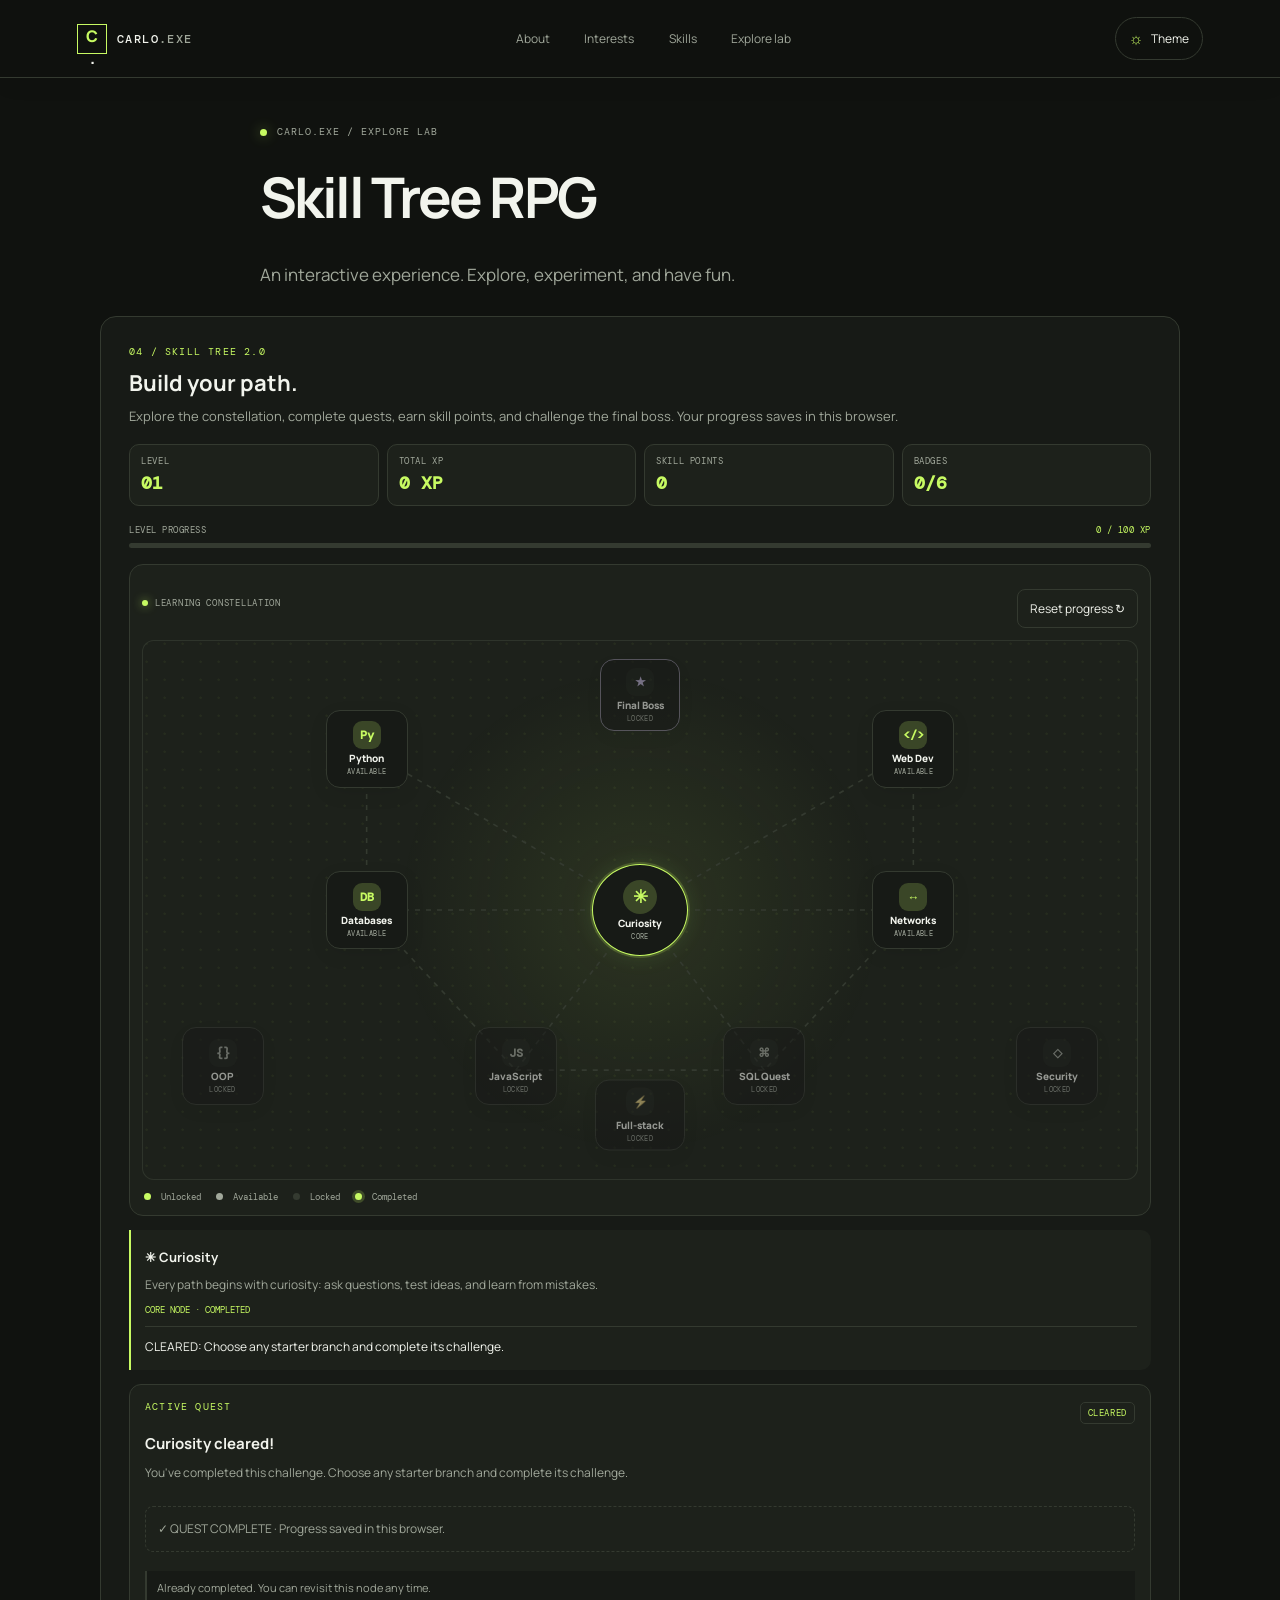
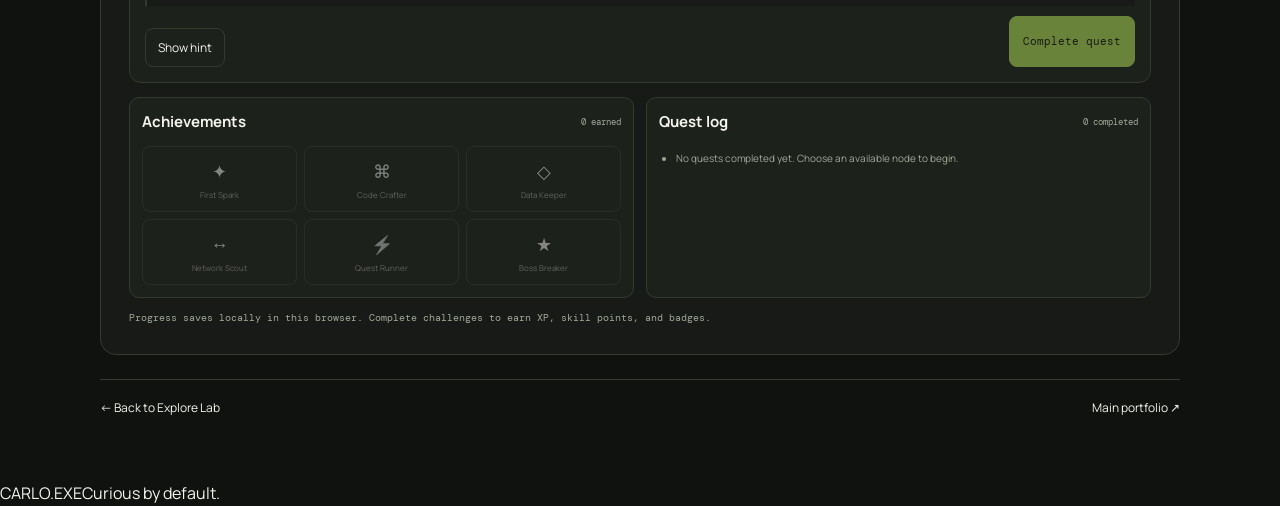
<file: skill-tree.html>
<!DOCTYPE html><html lang="en"><head><meta charset="UTF-8"><meta name="viewport" content="width=device-width, initial-scale=1.0"><meta name="theme-color" content="#10120f"><meta name="description" content="Skill Tree RPG — an interactive experience in Carlo.exe."><title>Skill Tree RPG — Carlo.exe</title><link rel="stylesheet" href="style.css"><script src="hub.js" defer></script><script src="skill-tree.js" defer></script></head><body><a class="skip-link" href="#main">Skip to content</a><div class="site-shell"><header class="topbar"><a class="brand" href="index.html" aria-label="Carlo.exe home"><span class="brand-mark">C<span>.</span></span><span>CARLO<span class="muted">.EXE</span></span></a><nav class="nav-links" aria-label="Main navigation"><a href="index.html#about">About</a><a href="index.html#interests">Interests</a><a href="index.html#skills">Skills</a><a href="explore.html" aria-current="page">Explore lab</a></nav><button class="theme-toggle" id="themeToggle" type="button" aria-label="Switch theme" title="Toggle theme"><span aria-hidden="true">☼</span><span class="theme-label">Theme</span></button></header><main id="main" class="standalone-feature"><div class="feature-page-heading"><p class="eyebrow"><span class="status-dot"></span> CARLO.EXE / EXPLORE LAB</p><h1>Skill Tree RPG</h1><p class="hero-lead">An interactive experience. Explore, experiment, and have fun.</p></div><article class="lab-card skill-tree-card" id="skillTree">
<div class="lab-kicker">04 / SKILL TREE 2.0</div><h3>Build your path.</h3><p>Explore the constellation, complete quests, earn skill points, and challenge the final boss. Your progress saves in this browser.</p>
<div class="rpg-status-grid"><div class="rpg-stat"><span>LEVEL</span><strong id="treeLevel">01</strong></div><div class="rpg-stat"><span>TOTAL XP</span><strong id="treeXp">0 XP</strong></div><div class="rpg-stat"><span>SKILL POINTS</span><strong id="treePoints">0</strong></div><div class="rpg-stat"><span>BADGES</span><strong id="treeBadgesCount">0/6</strong></div></div>
<div class="tree-xp-row"><span>LEVEL PROGRESS</span><strong id="treeLevelProgress">0 / 100 XP</strong></div><div aria-label="Progress to next level" aria-valuemax="100" aria-valuemin="0" aria-valuenow="0" class="tree-xp-track" id="treeXpProgress" role="progressbar"><span id="treeXpBar"></span></div>
<div class="constellation-wrap"><div class="constellation-toolbar"><span class="constellation-live"><i></i> LEARNING CONSTELLATION</span><button class="lab-secondary" id="treeReset" type="button">Reset progress ↻</button></div>
<div aria-label="Skill constellation map" class="constellation-map" id="constellationMap" role="group">
<svg aria-hidden="true" class="constellation-lines" id="constellationLines" preserveaspectratio="none" viewbox="0 0 600 420"><line x1="300" x2="135" y1="210" y2="85"></line><line x1="300" x2="465" y1="210" y2="85"></line><line x1="300" x2="135" y1="210" y2="210"></line><line x1="300" x2="465" y1="210" y2="210"></line><line x1="135" x2="135" y1="85" y2="210"></line><line x1="465" x2="465" y1="85" y2="210"></line><line x1="135" x2="225" y1="210" y2="335"></line><line x1="465" x2="375" y1="210" y2="335"></line><line x1="225" x2="375" y1="335" y2="335"></line><line x1="225" x2="300" y1="335" y2="210"></line><line x1="375" x2="300" y1="335" y2="210"></line></svg>
<button aria-pressed="true" class="constellation-node node-curiosity active" data-tree="Curiosity" style="--x:50%;--y:50%" type="button"><span class="node-glyph">✳</span><span class="node-label">Curiosity</span><small>CORE</small></button>
<button aria-pressed="false" class="constellation-node node-python" data-tree="Python" style="--x:22.5%;--y:20%" type="button"><span class="node-glyph">Py</span><span class="node-label">Python</span><small>CODE</small></button>
<button aria-pressed="false" class="constellation-node node-web" data-tree="Web" style="--x:77.5%;--y:20%" type="button"><span class="node-glyph">&lt;/&gt;</span><span class="node-label">Web Dev</span><small>DESIGN</small></button>
<button aria-pressed="false" class="constellation-node node-data" data-tree="Data" style="--x:22.5%;--y:50%" type="button"><span class="node-glyph">DB</span><span class="node-label">Databases</span><small>DATA</small></button>
<button aria-pressed="false" class="constellation-node node-network" data-tree="Networks" style="--x:77.5%;--y:50%" type="button"><span class="node-glyph">↔</span><span class="node-label">Networks</span><small>SYSTEMS</small></button>
<button aria-pressed="false" class="constellation-node node-js" data-tree="JavaScript" style="--x:37.5%;--y:79%" type="button"><span class="node-glyph">JS</span><span class="node-label">JavaScript</span><small>INTERACTION</small></button>
<button aria-pressed="false" class="constellation-node node-sql" data-tree="SQL" style="--x:62.5%;--y:79%" type="button"><span class="node-glyph">⌘</span><span class="node-label">SQL Quest</span><small>QUERY</small></button>
<button aria-pressed="false" class="constellation-node node-oop" data-tree="OOP" style="--x:8%;--y:79%" type="button"><span class="node-glyph">{} </span><span class="node-label">OOP</span><small>LOGIC</small></button>
<button aria-pressed="false" class="constellation-node node-security" data-tree="Security" style="--x:92%;--y:79%" type="button"><span class="node-glyph">◇</span><span class="node-label">Security</span><small>DEFENSE</small></button>
<button aria-pressed="false" class="constellation-node node-fullstack" data-tree="Full-stack" style="--x:50%;--y:96%" type="button"><span class="node-glyph">⚡</span><span class="node-label">Full-stack</span><small>ELITE QUEST</small></button>
<button aria-pressed="false" class="constellation-node node-boss" data-tree="Final Boss" style="--x:50%;--y:7%" type="button"><span class="node-glyph">★</span><span class="node-label">Final Boss</span><small>CAPSTONE</small></button>
</div><div class="constellation-legend"><span><i class="legend-dot unlocked"></i> Unlocked</span><span><i class="legend-dot available"></i> Available</span><span><i class="legend-dot locked"></i> Locked</span><span><i class="legend-dot complete"></i> Completed</span></div>
</div>
<div aria-live="polite" class="tree-detail rpg-detail" id="treeDetail"><strong>Curiosity Core</strong><p>Your adventure starts with asking good questions, experimenting, and learning from mistakes.</p><span class="tree-detail-meta">CORE NODE · ALWAYS UNLOCKED</span></div>
<div class="quest-panel" id="treeQuestPanel"><div class="quest-heading"><span class="lab-kicker">ACTIVE QUEST</span><span class="quest-difficulty" id="treeQuestDifficulty">STARTER</span></div><h4 id="treeQuestTitle">The first spark</h4><p id="treeQuestPrompt">What is the best first step when you encounter an unfamiliar programming problem?</p><div class="quest-options" id="treeQuestOptions"><button data-answer="0" type="button">Break it into smaller parts and investigate.</button><button data-answer="1" type="button">Copy the first solution you find.</button><button data-answer="2" type="button">Skip straight to advanced tools.</button></div><p aria-live="polite" class="quest-feedback" id="treeQuestFeedback">Complete a quest to earn XP and unlock more of the constellation.</p><div class="quest-actions"><button class="lab-secondary" id="treeHintButton" type="button">Show hint</button><button class="lab-primary" disabled="" id="treeCompleteQuest" type="button">Complete quest</button></div></div>
<div class="rpg-bottom-grid"><section class="achievement-panel"><div class="rpg-subheading"><h4>Achievements</h4><span id="treeBadgeSummary">0 earned</span></div><div class="achievement-grid" id="treeAchievements"><div class="achievement locked"><span>✦</span><small>First Spark</small></div><div class="achievement locked"><span>⌘</span><small>Code Crafter</small></div><div class="achievement locked"><span>◇</span><small>Data Keeper</small></div><div class="achievement locked"><span>↔</span><small>Network Scout</small></div><div class="achievement locked"><span>⚡</span><small>Quest Runner</small></div><div class="achievement locked"><span>★</span><small>Boss Breaker</small></div></div></section><section class="quest-log"><div class="rpg-subheading"><h4>Quest log</h4><span id="treeQuestCount">0 completed</span></div><ul id="treeQuestLog"><li>No quests completed yet. Choose an available node to begin.</li></ul></section></div>
<p class="tree-hint" id="treeHint">Progress saves locally in this browser. Complete challenges to earn XP, skill points, and badges.</p>
</article><div class="pg-bottom-actions"><a class="text-link" href="explore.html">← Back to Explore Lab</a><a class="text-link" href="index.html">Main portfolio ↗</a></div></main><footer class="site-footer"><span>CARLO.EXE</span><span>Curious by default.</span></footer></div><div class="toast" id="toast" role="status" aria-live="polite"></div></body></html>
</file>
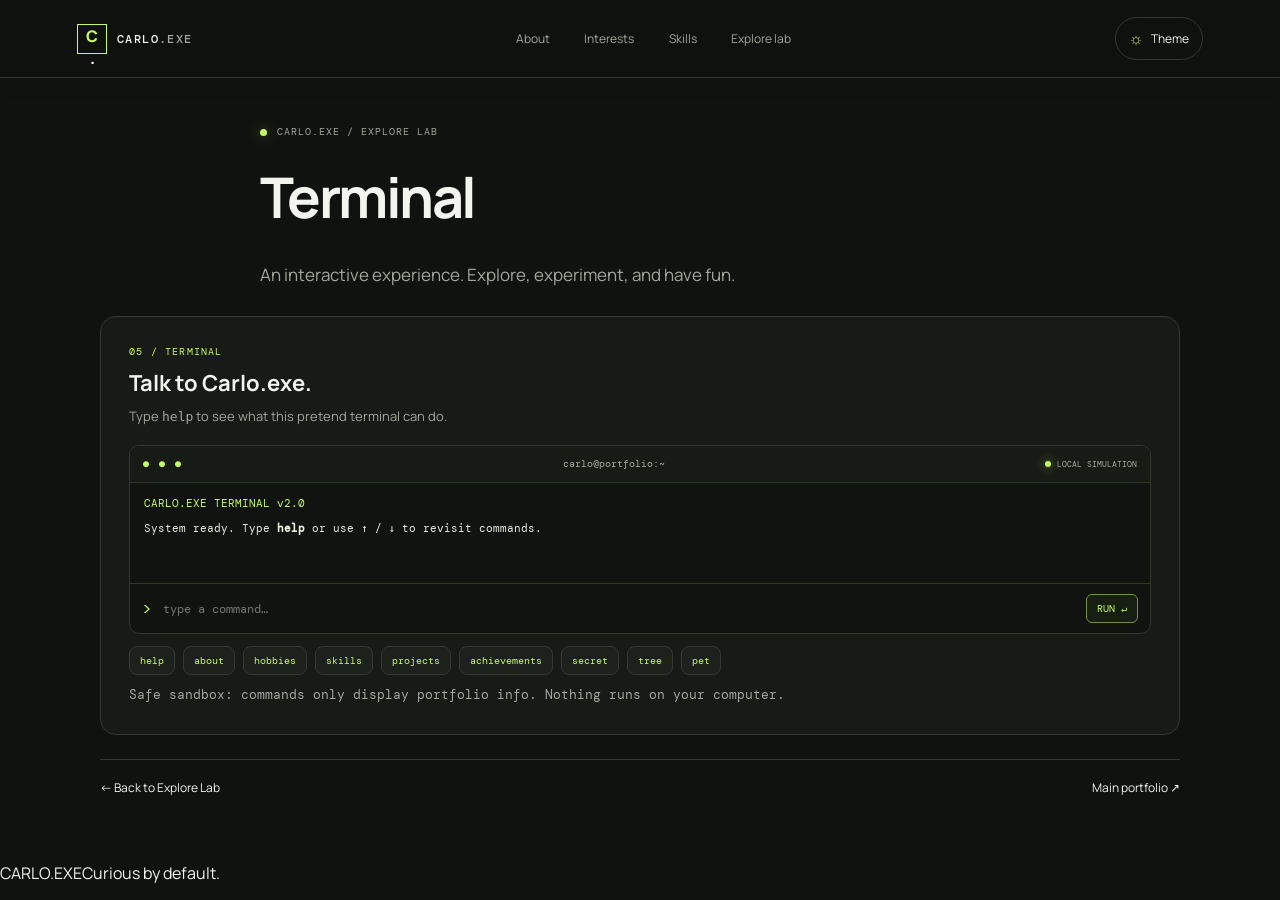
<file: terminal.html>
<!DOCTYPE html><html lang="en"><head><meta charset="UTF-8"><meta name="viewport" content="width=device-width, initial-scale=1.0"><meta name="theme-color" content="#10120f"><meta name="description" content="Terminal — an interactive experience in Carlo.exe."><title>Terminal — Carlo.exe</title><link rel="stylesheet" href="style.css"><script src="hub.js" defer></script><script src="terminal.js" defer></script></head><body><a class="skip-link" href="#main">Skip to content</a><div class="site-shell"><header class="topbar"><a class="brand" href="index.html" aria-label="Carlo.exe home"><span class="brand-mark">C<span>.</span></span><span>CARLO<span class="muted">.EXE</span></span></a><nav class="nav-links" aria-label="Main navigation"><a href="index.html#about">About</a><a href="index.html#interests">Interests</a><a href="index.html#skills">Skills</a><a href="explore.html" aria-current="page">Explore lab</a></nav><button class="theme-toggle" id="themeToggle" type="button" aria-label="Switch theme" title="Toggle theme"><span aria-hidden="true">☼</span><span class="theme-label">Theme</span></button></header><main id="main" class="standalone-feature"><div class="feature-page-heading"><p class="eyebrow"><span class="status-dot"></span> CARLO.EXE / EXPLORE LAB</p><h1>Terminal</h1><p class="hero-lead">An interactive experience. Explore, experiment, and have fun.</p></div><article class="lab-card terminal-card" id="terminalLab">
<div class="lab-kicker">05 / TERMINAL</div><h3>Talk to Carlo.exe.</h3><p>Type <code>help</code> to see what this pretend terminal can do.</p>
<div class="terminal-window"><div class="terminal-top"><span>● ● ●</span><span>carlo@portfolio:~</span><span class="terminal-state"><i></i> LOCAL SIMULATION</span></div><div aria-live="polite" class="terminal-output" id="terminalOutput"><p class="terminal-success">CARLO.EXE TERMINAL v2.0</p><p>System ready. Type <b>help</b> or use ↑ / ↓ to revisit commands.</p></div><form class="terminal-form" id="terminalForm"><label for="terminalInput">&gt;</label><input aria-label="Terminal command" autocomplete="off" id="terminalInput" name="command" placeholder="type a command…" spellcheck="false"/><button type="submit">RUN ↵</button></form></div>
<div class="terminal-commands"><button data-command="help" type="button">help</button><button data-command="about" type="button">about</button><button data-command="hobbies" type="button">hobbies</button><button data-command="skills" type="button">skills</button><button data-command="projects" type="button">projects</button><button data-command="achievements" type="button">achievements</button><button data-command="secret" type="button">secret</button><button data-command="tree" type="button">tree</button><button data-command="pet" type="button">pet</button></div><p class="terminal-note">Safe sandbox: commands only display portfolio info. Nothing runs on your computer.</p>
</article><div class="pg-bottom-actions"><a class="text-link" href="explore.html">← Back to Explore Lab</a><a class="text-link" href="index.html">Main portfolio ↗</a></div></main><footer class="site-footer"><span>CARLO.EXE</span><span>Curious by default.</span></footer></div><div class="toast" id="toast" role="status" aria-live="polite"></div></body></html>
</file>
<file: style.css>
@import url('https://fonts.googleapis.com/css2?family=DM+Mono:wght@400;500&family=Manrope:wght@400;500;600;700;800&display=swap');

/* =========================
   1. Design tokens and reset
   ========================= */
:root {
  --bg: #10120f;
  --panel: #171a16;
  --panel2: #1d211b;
  --text: #f2f4ed;
  --muted: #a1a89b;
  --line: #343a30;
  --accent: #c7fa62;
  --accent-ink: #14180e;
  --purple: #c3a8ff;
  --orange: #ffad79;
  --shadow: 0 24px 70px #0004;
  --challenge-bg: #191e14;
  --quiz-option-bg: #191d17;
  --quiz-option-text: #e8ecdf;
  --progress-track: #333a2d;
  --mono: 'DM Mono', monospace;
  --sans: 'Manrope', Arial, sans-serif;
}

* {
  box-sizing: border-box;
}

html {
  scroll-behavior: smooth;
  scroll-padding-top: 90px;
}

body {
  margin: 0;
  background: var(--bg);
  color: var(--text);
  font-family: var(--sans);
  line-height: 1.6;
  transition: background 0.25s, color 0.25s;
}

/* The light theme is enabled by adding the "light" class to body. */
body.light {
  --bg: #f2f3ed;
  --panel: #ffffff;
  --panel2: #e8ebdf;
  --text: #191d16;
  --muted: #5c6457;
  --line: #d4d9cb;
  --accent: #9bdc36;
  --accent-ink: #11170b;
  --shadow: 0 24px 70px #252d171c;
  --challenge-bg: #e8ebdf;
  --quiz-option-bg: #f7f8f3;
  --quiz-option-text: #191d16;
  --progress-track: #d4d9cb;
}

.site-shell {
  max-width: 1440px;
  margin: auto;
  overflow: clip;
}

a {
  color: inherit;
  text-decoration: none;
}

button {
  font: inherit;
}

.skip-link {
  position: absolute;
  top: -50px;
  left: 16px;
  z-index: 100;
  padding: 10px 14px;
  border-radius: 8px;
  background: var(--accent);
  color: var(--accent-ink);
}

.skip-link:focus {
  top: 12px;
}

/* =========================
   2. Header and navigation
   ========================= */
.topbar {
  height: 78px;
  padding: 0 clamp(20px, 6vw, 88px);
  display: flex;
  align-items: center;
  justify-content: space-between;
  border-bottom: 1px solid var(--line);
  position: sticky;
  top: 0;
  z-index: 20;
  background: color-mix(in srgb, var(--bg) 90%, transparent);
  backdrop-filter: blur(18px);
}

.brand {
  display: flex;
  align-items: center;
  gap: 10px;
  font: 500 12px var(--mono);
  letter-spacing: 0.12em;
}

.brand-mark {
  width: 30px;
  height: 30px;
  display: grid;
  place-items: center;
  border: 1px solid var(--accent);
  color: var(--accent);
  font: 800 16px var(--sans);
  letter-spacing: -0.08em;
}

.brand-mark span {
  color: var(--text);
}

.muted {
  color: var(--muted);
}

.nav-links {
  display: flex;
  gap: clamp(15px, 2.7vw, 38px);
  font-size: 12px;
  color: var(--muted);
}

.nav-links a:hover,
.nav-links a:focus-visible,
.text-link:hover {
  color: var(--accent);
}

.theme-toggle {
  padding: 8px 13px;
  display: flex;
  align-items: center;
  gap: 8px;
  border: 1px solid var(--line);
  border-radius: 99px;
  background: transparent;
  color: var(--text);
  font-size: 12px;
  cursor: pointer;
}

.theme-toggle span:first-child {
  color: var(--accent);
  font-size: 16px;
}

/* =========================
   3. Shared section styling
   ========================= */
.section {
  padding: clamp(68px, 9vw, 130px) clamp(22px, 8vw, 116px);
  position: relative;
}

.eyebrow,
.section-number,
.heading-note,
.profile-top,
.hero-index,
.float-tag,
.hero-footnote,
.card-index,
.card-action,
.quote-caption,
.detail-label,
.skill-num,
.skill-type,
.challenge-meta,
.quiz-progress,
.footer,
.back-top {
  font-family: var(--mono);
  font-size: 10px;
  letter-spacing: 0.1em;
}

.section-heading {
  display: flex;
  align-items: center;
  gap: 18px;
  margin-bottom: 54px;
}

.section-number {
  color: var(--accent);
  white-space: nowrap;
}

.heading-line {
  height: 1px;
  background: var(--line);
  flex: 1;
}

.heading-note {
  color: var(--muted);
  white-space: nowrap;
  letter-spacing: 0.03em;
}

.accent {
  color: var(--accent);
}

.muted-heading {
  color: var(--muted);
}

/* =========================
   4. Hero / introduction
   ========================= */
.hero {
  min-height: 650px;
  display: grid;
  grid-template-columns: 1.05fr 0.95fr;
  align-items: center;
  gap: 5vw;
  padding-top: 90px;
  padding-bottom: 100px;
}

.eyebrow {
  color: var(--muted);
  display: flex;
  align-items: center;
  gap: 10px;
}

.status-dot,
.pulse {
  display: inline-block;
  width: 7px;
  height: 7px;
  border-radius: 50%;
  background: var(--accent);
  box-shadow: 0 0 13px #c7fa6270;
}

.hero h1 {
  margin: 28px 0 22px;
  font-size: clamp(44px, 6.5vw, 88px);
  line-height: 1.04;
  letter-spacing: -0.075em;
  font-weight: 800;
}

.scribble {
  position: relative;
  white-space: nowrap;
}

.scribble::after {
  content: "";
  position: absolute;
  height: 8px;
  bottom: -3px;
  left: 0;
  width: 100%;
  border-bottom: 3px solid var(--accent);
  border-radius: 50%;
  transform: rotate(-2deg);
}

.hero-lead {
  max-width: 490px;
  color: var(--muted);
  font-size: clamp(14px, 1.4vw, 17px);
  line-height: 1.85;
}

.hero-lead em {
  color: var(--text);
}

.hero-actions {
  display: flex;
  align-items: center;
  gap: 24px;
  flex-wrap: wrap;
  margin-top: 30px;
}

.button {
  display: inline-flex;
  align-items: center;
  gap: 22px;
  padding: 14px 18px;
  border-radius: 4px;
  font-size: 12px;
  font-weight: 800;
  transition: transform 0.2s, background 0.2s;
}

.button:hover {
  transform: translateY(-3px);
}

.button-primary {
  background: var(--accent);
  color: var(--accent-ink);
}

.button-primary:hover {
  background: #d7ff8b;
}

.text-link {
  color: var(--text);
  font-size: 12px;
}

.hero-footnote {
  display: flex;
  align-items: center;
  gap: 10px;
  margin-top: 48px;
  color: var(--muted);
  letter-spacing: 0.04em;
}

.tiny-square {
  width: 5px;
  height: 5px;
  background: var(--purple);
}

/* Profile card and CSS-drawn placeholder avatar */
.hero-art {
  min-height: 450px;
  display: grid;
  place-items: center;
  position: relative;
}

.profile-card {
  width: min(100%, 350px);
  padding: 20px;
  background: linear-gradient(145deg, var(--panel2), var(--panel));
  border: 1px solid var(--line);
  border-radius: 10px;
  box-shadow: var(--shadow);
  position: relative;
  z-index: 2;
  transform: rotate(2deg);
  transition: transform 0.4s;
}

.profile-card:hover {
  transform: rotate(0) translateY(-5px);
}

.profile-top {
  display: flex;
  justify-content: space-between;
  color: var(--muted);
  font-size: 9px;
}

.live-indicator {
  color: var(--accent);
}

.avatar {
  height: 240px;
  margin: 18px 0 12px;
  position: relative;
  overflow: hidden;
  background: radial-gradient(circle at 50% 42%, #424d2d 0, #252d1f 35%, #191d17 70%);
  border-radius: 5px;
  display: flex;
  justify-content: center;
  align-items: flex-end;
}

.avatar-halo {
  position: absolute;
  width: 190px;
  height: 190px;
  top: 23px;
  left: 50%;
  border: 1px solid #c7fa624d;
  border-radius: 50%;
  transform: translateX(-50%);
  box-shadow: 0 0 40px #c7fa6210;
}

.avatar-head {
  position: absolute;
  width: 104px;
  height: 124px;
  top: 42px;
  z-index: 2;
  background: #dca47c;
  border-radius: 46% 46% 44% 44%;
  box-shadow: inset -12px -5px #b97f5d;
}

.hair {
  position: absolute;
  left: -5px;
  right: -5px;
  top: -9px;
  height: 52px;
  background: #20211e;
  border-radius: 50% 50% 25% 25%;
  clip-path: polygon(0 0, 100% 0, 100% 68%, 82% 50%, 72% 76%, 57% 49%, 44% 75%, 25% 53%, 12% 70%, 0 58%);
}

.eye {
  position: absolute;
  top: 60px;
  width: 7px;
  height: 4px;
  background: #25241f;
  border-radius: 50%;
}

.eye-left {
  left: 25px;
}

.eye-right {
  right: 25px;
}

.smile {
  position: absolute;
  bottom: 25px;
  left: 42px;
  width: 20px;
  height: 9px;
  border-bottom: 2px solid #743e36;
  border-radius: 50%;
}

.avatar-neck {
  position: absolute;
  bottom: 46px;
  width: 38px;
  height: 42px;
  background: #c88e68;
  z-index: 1;
}

.avatar-body {
  position: absolute;
  bottom: -39px;
  width: 195px;
  height: 115px;
  background: var(--accent);
  border-radius: 48% 48% 0 0;
  z-index: 2;
  display: grid;
  place-items: start center;
  padding-top: 18px;
  color: #26331a;
  font-size: 23px;
  font-weight: 800;
  letter-spacing: -0.06em;
}

.avatar-star {
  position: absolute;
  color: var(--accent);
  z-index: 3;
}

.star-a {
  top: 45px;
  right: 53px;
  font-size: 23px;
}

.star-b {
  bottom: 60px;
  left: 49px;
  font-size: 17px;
  color: var(--purple);
}

.profile-name {
  font-size: 17px;
  font-weight: 800;
  letter-spacing: -0.04em;
}

.profile-role {
  margin-top: 3px;
  color: var(--muted);
  font-size: 11px;
}

.profile-tags {
  display: flex;
  gap: 6px;
  flex-wrap: wrap;
  margin-top: 15px;
}

.profile-tags span {
  padding: 4px 7px;
  border: 1px solid var(--line);
  border-radius: 3px;
  color: var(--muted);
  font: 9px var(--mono);
}

.orbit {
  position: absolute;
  width: 420px;
  height: 420px;
  border: 1px dashed var(--line);
  border-radius: 50%;
  transform: rotate(-24deg);
}

.orbit-two {
  width: 480px;
  height: 310px;
  border-color: #c7fa6233;
  transform: rotate(35deg);
}

.float-tag {
  position: absolute;
  z-index: 4;
  padding: 10px 12px;
  background: var(--panel);
  border: 1px solid var(--line);
  box-shadow: var(--shadow);
  color: var(--accent);
  font-size: 9px;
  letter-spacing: 0.05em;
}

.float-tag span {
  color: var(--muted);
}

.tag-top {
  top: 46px;
  right: -5px;
  transform: rotate(5deg);
}

.tag-bottom {
  bottom: 47px;
  left: -16px;
  display: flex;
  align-items: center;
  gap: 9px;
  transform: rotate(-4deg);
}

.hero-index {
  position: absolute;
  bottom: 0;
  right: 0;
  color: var(--muted);
}

.scroll-cue {
  position: absolute;
  bottom: 26px;
  left: clamp(22px, 8vw, 116px);
  display: flex;
  align-items: center;
  gap: 10px;
  color: var(--muted);
  font: 9px var(--mono);
  letter-spacing: 0.12em;
}

.scroll-cue span {
  width: 22px;
  height: 1px;
  background: var(--accent);
}

/* =========================
   5. Moving interest ticker
   ========================= */
.ticker {
  padding: 15px 0;
  overflow: hidden;
  background: var(--panel);
  border-block: 1px solid var(--line);
}

.ticker-track {
  min-width: 780px;
  display: flex;
  align-items: center;
  justify-content: space-around;
  gap: 36px;
  white-space: nowrap;
  font: 11px var(--mono);
  letter-spacing: 0.14em;
}

.ticker-track b {
  color: var(--accent);
  font-size: 17px;
}

/* =========================
   6. About section
   ========================= */
.about-grid {
  display: grid;
  grid-template-columns: 1fr 0.85fr;
  gap: 10vw;
}

.about-grid h2,
.section-intro h2,
.skills-layout h2,
.challenge-content h2,
.closing-copy h2 {
  margin: 0;
  font-size: clamp(34px, 4.5vw, 58px);
  line-height: 1.12;
  letter-spacing: -0.065em;
  font-weight: 800;
}

.about-copy {
  max-width: 510px;
}

.about-copy p,
.section-intro p,
.skills-intro,
.closing-copy p {
  margin-top: 0;
  color: var(--muted);
  font-size: 14px;
  line-height: 1.9;
}

.quote-card {
  margin-top: 32px;
  padding: 20px 23px;
  background: var(--panel);
  border-left: 2px solid var(--accent);
  position: relative;
}

.quote-mark {
  color: var(--accent);
  font-size: 36px;
  line-height: 1;
}

.quote-card p {
  margin: 0 0 7px;
  color: var(--text);
  font-size: 18px;
  font-weight: 700;
}

.quote-caption {
  color: var(--muted);
  font-size: 9px;
  letter-spacing: 0.03em;
}

/* =========================
   7. Interests cards
   ========================= */
.interests-section {
  background: var(--panel);
  border-block: 1px solid var(--line);
}

.section-intro {
  display: flex;
  justify-content: space-between;
  align-items: end;
  gap: 20px;
  margin-bottom: 36px;
}

.section-intro p {
  max-width: 250px;
  margin-bottom: 5px;
}

.interest-grid {
  display: grid;
  grid-template-columns: repeat(6, 1fr);
  gap: 13px;
}

.interest-card {
  grid-column: span 2;
  min-height: 240px;
  padding: 19px;
  display: flex;
  flex-direction: column;
  align-items: flex-start;
  position: relative;
  overflow: hidden;
  text-align: left;
  background: var(--bg);
  color: var(--text);
  border: 1px solid var(--line);
  border-radius: 5px;
  cursor: pointer;
  transition: border-color 0.2s, transform 0.2s, background 0.2s;
}

.interest-card:nth-child(4) {
  grid-column: 2 / span 2;
}

.interest-card:nth-child(5) {
  grid-column: 4 / span 2;
}

.interest-card:hover,
.interest-card:focus-visible,
.interest-card[aria-expanded="true"] {
  border-color: var(--accent);
  transform: translateY(-4px);
}

.card-index {
  color: var(--muted);
  font-size: 9px;
}

.interest-icon {
  position: absolute;
  top: 36px;
  right: 19px;
  color: var(--accent);
  font-size: 47px;
  line-height: 1;
  opacity: 0.85;
}

.anime-card .interest-icon {
  color: var(--purple);
}

.music-card .interest-icon {
  color: var(--orange);
}

.dance-card .interest-icon {
  color: #7ad7d2;
}

.pets-card .interest-icon {
  color: #f58cbb;
}

.interest-title {
  margin-top: 44px;
  font-size: 23px;
  font-weight: 800;
  letter-spacing: -0.05em;
}

.interest-subtitle {
  margin-top: 1px;
  color: var(--muted);
  font-size: 10px;
}

.card-reveal {
  max-height: 0;
  margin-top: 0;
  overflow: hidden;
  color: var(--muted);
  font-size: 12px;
  line-height: 1.7;
  opacity: 0;
  transition: max-height 0.3s, opacity 0.3s, margin 0.3s;
}

.interest-card[aria-expanded="true"] .card-reveal {
  max-height: 100px;
  margin-top: 12px;
  opacity: 1;
}

.card-action {
  width: 100%;
  margin-top: auto;
  padding-top: 18px;
  display: flex;
  justify-content: space-between;
  align-items: center;
  color: var(--accent);
  font-size: 9px;
  letter-spacing: 0.04em;
}

.card-action span {
  font-size: 15px;
}

/* =========================
   8. Skills section
   ========================= */
.skills-layout {
  display: grid;
  grid-template-columns: 0.75fr 1.25fr;
  gap: 10vw;
}

.skills-intro {
  max-width: 330px;
  margin-top: 20px;
}

.skill-detail {
  max-width: 340px;
  min-height: 145px;
  margin-top: 32px;
  padding: 19px;
  background: var(--panel);
  border: 1px solid var(--line);
  border-radius: 5px;
}

.detail-label {
  color: var(--accent);
  font-size: 9px;
}

.skill-detail h3 {
  margin: 8px 0 5px;
  font-size: 18px;
  letter-spacing: -0.04em;
}

.skill-detail p {
  margin: 0;
  color: var(--muted);
  font-size: 12px;
  line-height: 1.75;
}

.skill-list {
  border-top: 1px solid var(--line);
}

.skill-row {
  width: 100%;
  padding: 22px 0;
  display: grid;
  grid-template-columns: 35px 1fr 120px 20px;
  align-items: center;
  gap: 12px;
  text-align: left;
  background: transparent;
  color: var(--text);
  border: 0;
  border-bottom: 1px solid var(--line);
  cursor: pointer;
  transition: padding 0.2s, color 0.2s;
}

.skill-row:hover,
.skill-row:focus-visible,
.skill-row.active {
  padding-left: 10px;
  color: var(--accent);
}

.skill-num,
.skill-type {
  color: var(--muted);
  font-size: 9px;
}

.skill-name {
  font-size: clamp(17px, 2vw, 24px);
  font-weight: 700;
  letter-spacing: -0.04em;
}

.skill-arrow {
  color: var(--accent);
  font-size: 18px;
}

/* =========================
   9. Mini quiz challenge
   ========================= */
.challenge-section {
  padding: clamp(65px, 8vw, 110px) clamp(22px, 8vw, 116px);
  background: var(--challenge-bg);
  border-block: 1px solid var(--line);
  position: relative;
  overflow: hidden;
}

.challenge-glow {
  position: absolute;
  width: 480px;
  height: 480px;
  top: -170px;
  right: -120px;
  border-radius: 50%;
  background: #c7fa620c;
  filter: blur(3px);
}

.challenge-section > .section-number,
.challenge-content {
  position: relative;
}

.challenge-content {
  display: grid;
  grid-template-columns: 0.9fr 1.1fr;
  align-items: center;
  gap: 8vw;
  margin-top: 38px;
}

.challenge-content h2 {
  font-size: clamp(36px, 4.5vw, 60px);
}

.challenge-content > div > p {
  max-width: 340px;
  margin: 20px 0;
  color: var(--muted);
  font-size: 13px;
}

.challenge-meta {
  display: flex;
  flex-wrap: wrap;
  gap: 18px;
  color: var(--accent);
  font-size: 9px;
}

.quiz-panel {
  padding: clamp(20px, 3vw, 34px);
  background: var(--panel);
  color: var(--text);
  border: 1px solid var(--line);
  border-radius: 8px;
  box-shadow: var(--shadow);
}

.quiz-progress {
  display: flex;
  align-items: center;
  justify-content: space-between;
  gap: 20px;
  color: var(--muted);
  font-size: 9px;
}

.progress-track {
  width: 100px;
  height: 3px;
  background: var(--progress-track);
  overflow: hidden;
}

.progress-track span {
  display: block;
  width: 33.33%;
  height: 100%;
  background: var(--accent);
  transition: width 0.25s;
}

.quiz-panel h3 {
  margin: 26px 0 20px;
  font-size: 21px;
  line-height: 1.3;
  letter-spacing: -0.04em;
}

.quiz-options {
  display: grid;
  gap: 9px;
}

.quiz-option {
  padding: 12px 14px;
  background: var(--quiz-option-bg);
  color: var(--quiz-option-text);
  border: 1px solid var(--line);
  border-radius: 4px;
  text-align: left;
  font-size: 12px;
  cursor: pointer;
  transition: border-color 0.2s, background 0.2s;
}

.quiz-option:hover,
.quiz-option:focus-visible {
  border-color: var(--accent);
}

.quiz-option.correct {
  background: #c7fa6217;
  border-color: var(--accent);
}

.quiz-option.wrong {
  background: #ff8b8014;
  border-color: #ff8b80;
}

.quiz-option:disabled {
  cursor: default;
}

.quiz-feedback {
  min-height: 18px;
  margin: 14px 0;
  color: var(--muted);
  font-size: 11px;
}

.quiz-next {
  padding: 11px 14px;
  background: var(--accent);
  color: var(--accent-ink);
  border: 0;
  border-radius: 4px;
  font-size: 11px;
  font-weight: 800;
  cursor: pointer;
}

.quiz-next:disabled {
  opacity: 0.35;
  cursor: not-allowed;
}

/* =========================
   10. Closing section / footer
   ========================= */
.closing-section {
  display: grid;
  grid-template-columns: 0.65fr 1.35fr;
  align-items: center;
  gap: 9vw;
}

.closing-stamp {
  width: 170px;
  height: 170px;
  display: grid;
  place-content: center;
  position: relative;
  border: 1px solid var(--accent);
  border-radius: 50%;
  color: var(--accent);
  text-align: center;
  font: 500 17px/1.3 var(--mono);
  letter-spacing: 0.1em;
  transform: rotate(-12deg);
}

.closing-stamp span {
  position: absolute;
  top: 10px;
  right: 10px;
  font-size: 22px;
}

.closing-copy .section-number {
  display: block;
  margin-bottom: 25px;
}

.closing-copy h2 {
  font-size: clamp(35px, 4.5vw, 58px);
}

.closing-copy p {
  margin: 19px 0 25px;
}

.footer {
  padding: 24px clamp(22px, 8vw, 116px);
  display: flex;
  align-items: center;
  justify-content: space-between;
  gap: 20px;
  border-top: 1px solid var(--line);
  color: var(--muted);
  font-size: 9px;
}

.footer-brand {
  color: var(--text);
}

.back-top {
  color: var(--accent);
  font-size: 9px;
}

.toast {
  position: fixed;
  bottom: 22px;
  left: 50%;
  z-index: 50;
  padding: 11px 17px;
  background: var(--accent);
  color: var(--accent-ink);
  border-radius: 5px;
  font-size: 12px;
  font-weight: 700;
  opacity: 0;
  pointer-events: none;
  transform: translate(-50%, 20px);
  transition: opacity 0.2s, transform 0.2s;
}

.toast.show {
  opacity: 1;
  transform: translate(-50%, 0);
}

/* Keyboard focus should remain easy to see. */
:focus-visible {
  outline: 2px solid var(--accent);
  outline-offset: 4px;
}

::selection {
  background: var(--accent);
  color: var(--accent-ink);
}

/* =========================
   11. Responsive breakpoints
   ========================= */
@media (min-width: 1200px) {
  .hero {
    min-height: 720px;
  }
}

@media (max-width: 800px) {
  .nav-links {
    gap: 14px;
  }

  .nav-links a {
    font-size: 11px;
  }

  .hero {
    grid-template-columns: 1fr;
    gap: 30px;
    padding-top: 70px;
  }

  .hero-copy {
    max-width: 650px;
  }

  .hero-art {
    min-height: 420px;
  }

  .tag-top {
    right: 8%;
  }

  .tag-bottom {
    left: 5%;
  }

  .hero-index {
    right: 0;
  }

  .scroll-cue {
    display: none;
  }

  .about-grid,
  .skills-layout,
  .challenge-content {
    grid-template-columns: 1fr;
    gap: 35px;
  }

  .about-grid {
    gap: 25px;
  }

  .section-heading {
    margin-bottom: 38px;
  }

  .section-intro {
    align-items: flex-start;
    flex-direction: column;
    gap: 10px;
  }

  .section-intro p {
    max-width: 400px;
  }

  .interest-grid {
    grid-template-columns: repeat(2, 1fr);
  }

  .interest-card,
  .interest-card:nth-child(4),
  .interest-card:nth-child(5) {
    grid-column: auto;
  }

  .interest-card:last-child {
    grid-column: 1 / span 2;
  }

  .closing-section {
    grid-template-columns: 1fr;
    gap: 35px;
  }

  .closing-stamp {
    width: 125px;
    height: 125px;
    font-size: 14px;
  }

  .skill-detail {
    max-width: none;
  }

  .challenge-content {
    gap: 30px;
  }
}

@media (max-width: 520px) {
  .ticker {
    width: 100%;
    padding: 12px 8px;
  }

  .ticker-track {
    min-width: 0;
    width: 100%;
    display: flex;
    flex-wrap: wrap;
    justify-content: center;
    gap: 6px 12px;
    padding: 0 4px;
    white-space: normal;
    text-align: center;
    font-size: 9px;
    letter-spacing: 0.08em;
  }

  .ticker-track b {
    font-size: 13px;
  }
  .topbar {
    height: 68px;
    padding: 0 18px;
  }

  .brand {
    font-size: 10px;
  }

  .nav-links {
    position: absolute;
    top: 68px;
    left: 0;
    right: 0;
    justify-content: center;
    padding: 10px 8px;
    background: var(--bg);
    border-bottom: 1px solid var(--line);
  }

  .theme-toggle {
    padding: 7px 9px;
  }

  .theme-label {
    display: none;
  }

  .hero {
    min-height: auto;
    padding: 100px 22px 55px;
  }

  .hero h1 {
    font-size: clamp(43px, 13vw, 62px);
  }

  .hero-actions {
    align-items: flex-start;
    flex-direction: column;
    gap: 17px;
  }

  .hero-footnote {
    margin-top: 30px;
  }

  .hero-art {
    min-height: 390px;
  }

  .profile-card {
    width: min(90%, 330px);
  }

  .orbit {
    width: 330px;
    height: 330px;
  }

  .orbit-two {
    width: 350px;
    height: 260px;
  }

  .tag-top {
    top: 20px;
    right: 0;
  }

  .tag-bottom {
    bottom: 22px;
    left: 0;
    font-size: 8px;
  }

  .section {
    padding: 65px 22px;
  }

  .section-heading {
    gap: 10px;
  }

  .section-number {
    font-size: 8px;
    letter-spacing: 0.05em;
  }

  .heading-note {
    font-size: 8px;
  }

  .interest-grid {
    gap: 9px;
  }

  .interest-card {
    min-height: 220px;
    padding: 14px;
  }

  .interest-icon {
    top: 32px;
    right: 13px;
    font-size: 34px;
  }

  .interest-title {
    margin-top: 38px;
    font-size: 20px;
  }

  .interest-subtitle {
    font-size: 9px;
  }

  .card-index,
  .card-action {
    font-size: 8px;
  }

  .skill-row {
    grid-template-columns: 25px 1fr 80px 15px;
    gap: 8px;
    padding: 18px 0;
  }

  .skill-type {
    font-size: 8px;
  }

  .challenge-section {
    padding: 65px 22px;
  }

  .quiz-panel {
    padding: 20px 16px;
  }

  .quiz-panel h3 {
    font-size: 19px;
  }

  .closing-stamp {
    margin-left: 10px;
  }

  .footer {
    padding: 20px 22px;
    flex-wrap: wrap;
    font-size: 8px;
  }

  .footer > span {
    order: 3;
    width: 100%;
    text-align: center;
  }
}

/* Respect visitors who prefer less motion. */
@media (prefers-reduced-motion: reduce) {
  *,
  *::before,
  *::after {
    scroll-behavior: auto !important;
    animation-duration: 0.01ms !important;
    animation-iteration-count: 1 !important;
    transition-duration: 0.01ms !important;
  }
}

/* =========================
   10. Interactive exploration lab
   ========================= */
.explore-section { padding-top: 90px; padding-bottom: 100px; }
.explore-intro { margin-bottom: 34px; }
.explore-grid { display:grid; grid-template-columns:repeat(2,minmax(0,1fr)); gap:18px; }
.lab-card { min-width:0; padding:25px; border:1px solid var(--line); border-radius:16px; background:var(--panel); position:relative; overflow:hidden; }
.lab-kicker { color:var(--accent); font:10px var(--mono); letter-spacing:.12em; margin-bottom:12px; }
.lab-card h3 { font-size:22px; line-height:1.25; margin:0 0 8px; }
.lab-card > p { color:var(--muted); font-size:13px; margin:0 0 18px; }
.clue-list { display:grid; gap:8px; }
.clue-button { display:flex; align-items:center; gap:12px; width:100%; text-align:left; color:var(--text); background:var(--panel2); border:1px solid var(--line); border-radius:10px; padding:12px; cursor:pointer; }
.clue-button > span:first-child { color:var(--accent); font-size:20px; width:26px; text-align:center; }
.clue-button > span:nth-child(2) { display:grid; flex:1; }
.clue-button b { font-size:12px; }
.clue-button small { color:var(--muted); font-size:11px; }
.clue-status { color:var(--muted); font:9px var(--mono); }
.clue-button.found { border-color:var(--accent); }
.clue-button.found .clue-status { color:var(--accent); }
.secret-message,.personality-result { font:11px var(--mono)!important; color:var(--accent)!important; margin:14px 0 0!important; }
.personality-question { padding:14px; background:var(--panel2); border-radius:9px; margin:16px 0 10px; font-weight:700; font-size:13px; }
.personality-options { display:grid; gap:8px; }
.personality-options button,.pet-actions button,.terminal-commands button,.lab-secondary { border:1px solid var(--line); background:var(--panel2); color:var(--text); padding:10px 12px; border-radius:8px; cursor:pointer; text-align:left; font:12px var(--sans); transition:border-color .2s,transform .2s; }
.personality-options button:hover,.pet-actions button:hover,.terminal-commands button:hover,.lab-secondary:hover,.tree-node:hover { border-color:var(--accent); transform:translateY(-1px); }
.personality-options button:disabled { opacity:.6; cursor:default; transform:none; }
.personality-result { color:var(--muted)!important; }
.lab-secondary { margin-top:12px; }
.pet-stage { display:flex; align-items:center; gap:17px; padding:20px; background:var(--panel2); border-radius:12px; margin:18px 0; }
.pixel-pet { width:76px; height:76px; flex:none; display:grid; place-items:center; border:2px solid var(--accent); border-radius:15px 15px 9px 9px; color:var(--accent); font: bold 26px var(--mono); box-shadow:inset 0 -8px #c7fa6217; }
.pet-stage strong,.pet-caption { display:block; }
.pet-stage strong { font-size:13px; }
.pet-caption { color:var(--muted); font-size:11px; margin-top:4px; }
.pet-meter-label { display:flex; justify-content:space-between; color:var(--muted); font:9px var(--mono); margin-bottom:7px; }
.pet-meter { height:7px; background:var(--line); border-radius:9px; overflow:hidden; }
.pet-meter span { display:block; height:100%; background:var(--accent); border-radius:9px; transition:width .25s; }
.pet-actions { display:flex; flex-wrap:wrap; gap:8px; margin-top:14px; }
.pet-actions button { flex:1; text-align:center; }
.tree-map { padding:18px 8px 10px; background:var(--panel2); border-radius:12px; }
.tree-root { display:flex!important; margin:0 auto 22px; position:relative; }
.tree-root:after { content:""; position:absolute; top:100%; left:50%; height:22px; border-left:1px solid var(--accent); }
.tree-branches { display:grid; grid-template-columns:repeat(4,minmax(0,1fr)); gap:7px; position:relative; }
.tree-branches:before { content:""; position:absolute; top:-10px; left:12%; right:12%; border-top:1px solid var(--accent); }
.tree-node { min-width:0; min-height:58px; display:flex; flex-direction:column; align-items:center; justify-content:center; gap:3px; border:1px solid var(--line); border-radius:9px; color:var(--text); background:var(--panel); cursor:pointer; font:13px var(--mono); }
.tree-node small { font:9px var(--sans); color:var(--muted); }
.tree-node.active { border-color:var(--accent); color:var(--accent); }
.tree-detail { margin-top:14px; padding:14px; border-left:2px solid var(--accent); background:var(--panel2); }
.tree-detail strong { font-size:13px; }
.tree-detail p { color:var(--muted); font-size:12px; margin:5px 0 0; }
.terminal-card { grid-column:1 / -1; }
.terminal-window { background:#0b0e0b; color:#d9e8d0; border:1px solid #343a30; border-radius:10px; overflow:hidden; font-family:var(--mono); }
.terminal-top { display:flex; justify-content:space-between; padding:10px 13px; border-bottom:1px solid #293026; color:#93a18a; font-size:10px; }
.terminal-top span:first-child { color:var(--accent); letter-spacing:2px; }
.terminal-output { padding:12px 14px 4px; min-height:100px; max-height:190px; overflow:auto; font-size:11px; }
.terminal-output p { margin:0 0 7px; overflow-wrap:anywhere; }
.terminal-output .terminal-error { color:#ffad79; }
.terminal-output .terminal-success { color:var(--accent); }
.terminal-form { display:flex; align-items:center; gap:9px; padding:10px 12px; border-top:1px solid #293026; }
.terminal-form label { color:var(--accent); }
.terminal-form input { flex:1; min-width:0; border:0; outline:0; color:#e8ecdf; background:transparent; font:12px var(--mono); }
.terminal-form button { border:1px solid #52643a; border-radius:6px; padding:7px 10px; color:var(--accent); background:#171e12; font:10px var(--mono); cursor:pointer; }
.terminal-commands { display:flex; flex-wrap:wrap; gap:8px; margin-top:12px; }
.terminal-commands button { color:var(--accent); font:10px var(--mono); padding:7px 10px; }
body.light .lab-card { background:var(--panel); }
body.light .clue-button,body.light .personality-question,body.light .pet-stage,body.light .tree-map,body.light .tree-detail,body.light .personality-options button,body.light .pet-actions button,body.light .terminal-commands button,body.light .lab-secondary { background:var(--panel2); color:var(--text); }

@media (max-width:760px) {
 .explore-section { padding-top:60px; padding-bottom:65px; }
 .explore-grid { grid-template-columns:1fr; gap:13px; }
 .lab-card { padding:19px; }
 .terminal-card { grid-column:auto; }
 .tree-branches { gap:5px; }
 .tree-node { font-size:11px; }
 .tree-node small { font-size:8px; }
 .terminal-output { max-height:160px; }
 .ticker { overflow:hidden; }
 .ticker-track { width:max-content; }
}


/* =========================
   Hidden clue / secret file
   ========================= */
.sr-only {
  position: absolute;
  width: 1px;
  height: 1px;
  padding: 0;
  margin: -1px;
  overflow: hidden;
  clip: rect(0, 0, 0, 0);
  white-space: nowrap;
  border: 0;
}
.profile-card { position: relative; }
.quote-card { position: relative; }
.closing-stamp { position: relative; }
.easter-egg {
  display: inline-grid;
  place-items: center;
  width: 28px;
  height: 28px;
  border: 1px solid var(--line);
  border-radius: 50%;
  color: var(--accent);
  background: var(--panel2);
  font: 12px var(--mono);
  cursor: pointer;
  opacity: .32;
  transition: opacity .2s, transform .2s, border-color .2s, background .2s;
}
.easter-egg:hover, .easter-egg:focus-visible {
  opacity: 1;
  transform: rotate(12deg) scale(1.08);
  border-color: var(--accent);
  outline: 2px solid transparent;
  box-shadow: 0 0 0 3px color-mix(in srgb, var(--accent) 20%, transparent);
}
.clue-trigger-profile { position: absolute; right: 13px; bottom: 12px; }
.clue-trigger-quote { position: absolute; right: 12px; bottom: 12px; }
.clue-trigger-closing { position: absolute; right: -6px; bottom: -8px; opacity: .42; }
.secret-hint { color: var(--muted); font-size: 12px; margin: 12px 0 14px; }
.clue-progress-row {
  display: flex;
  align-items: center;
  gap: 12px;
  width: 100%;
  min-width: 0;
  color: var(--text);
  background: var(--panel2);
  border: 1px solid var(--line);
  border-radius: 10px;
  padding: 12px;
  transition: border-color .2s, background .2s;
}
.clue-symbol { color: var(--accent); font-size: 20px; width: 26px; text-align: center; flex: none; }
.clue-progress-row > span:nth-child(2) { display: grid; flex: 1; min-width: 0; }
.clue-progress-row b { font-size: 12px; }
.clue-progress-row small { color: var(--muted); font-size: 11px; }
.clue-progress-row .clue-status { flex: none; }
.clue-progress-row.found { border-color: var(--accent); }
.clue-progress-row.found .clue-status { color: var(--accent); }
.secret-progress-track { height: 6px; margin-top: 14px; overflow: hidden; border-radius: 99px; background: var(--line); }
.secret-progress-track span { display: block; width: 0; height: 100%; border-radius: inherit; background: var(--accent); transition: width .3s ease; }
.secret-message.unlocked { line-height: 1.8; white-space: normal; }
.secret-reset { margin-top: 12px; }
@media (max-width: 760px) {
  .easter-egg { opacity: .62; }
  .clue-trigger-profile { right: 8px; bottom: 8px; }
  .clue-trigger-quote { right: 8px; bottom: 8px; }
  .clue-trigger-closing { right: -3px; bottom: -5px; }
  .clue-progress-row { gap: 8px; padding: 10px; }
  .clue-progress-row small { font-size: 10px; }
  .clue-status { font-size: 8px; }
}

/* =========================
   Interactive Lab — enhanced states
   ========================= */
.personality-progress-wrap { margin:18px 0 12px; }
.personality-progress-meta,.tree-xp-row { display:flex; justify-content:space-between; align-items:center; gap:10px; color:var(--muted); font:9px var(--mono); letter-spacing:.06em; }
.personality-progress-meta { margin-bottom:7px; }
.personality-progress { height:5px; border-radius:99px; background:var(--line); overflow:hidden; }
.personality-progress span,.tree-xp-track span { display:block; height:100%; width:20%; background:var(--accent); border-radius:inherit; transition:width .35s ease; }
.personality-question { display:flex; flex-direction:column; gap:8px; min-height:66px; justify-content:center; }
.personality-options { gap:9px; }
.personality-options .personality-choice { display:flex; align-items:center; gap:11px; width:100%; text-align:left; min-height:48px; padding:11px 12px; border:1px solid var(--line); background:var(--panel2); border-radius:10px; color:var(--text); font:12px/1.45 var(--sans); cursor:pointer; transition:transform .18s,border-color .18s,background .18s; }
.personality-choice:hover,.personality-choice:focus-visible { border-color:var(--accent); transform:translateY(-1px); outline:none; }
.personality-choice.selected { border-color:var(--accent); box-shadow:inset 3px 0 var(--accent); }
.choice-marker { display:grid; place-items:center; flex:none; width:22px; height:22px; border:1px solid var(--line); border-radius:7px; color:var(--accent); font:12px var(--mono); }
.personality-choice.selected .choice-marker { border-color:var(--accent); background:color-mix(in srgb,var(--accent) 12%,transparent); }
.personality-controls { display:flex; align-items:center; justify-content:space-between; gap:10px; }
.personality-controls .lab-secondary { flex:1; text-align:center; }
.personality-controls .lab-secondary:disabled { opacity:.35; cursor:not-allowed; transform:none; }
.personality-result { line-height:1.6; }
.personality-question .result-icon { color:var(--accent); font-size:25px; }
.personality-question small { color:var(--muted); font-size:12px; font-weight:400; line-height:1.5; }
.personality-description { margin:0; color:var(--text); font-size:13px; line-height:1.7; }
.personality-strengths,.personality-tip { margin:0; padding:11px 12px; border-radius:9px; background:var(--panel2); color:var(--muted); font-size:11px; line-height:1.6; }
.personality-strengths { color:var(--accent); font-family:var(--mono); font-size:9px; }
.personality-share { width:100%; padding:11px 12px; border:1px solid var(--accent); border-radius:9px; background:var(--accent); color:#171a12; cursor:pointer; font:700 11px var(--sans); }
.personality-share:hover { filter:brightness(1.06); }
.pet-stage { align-items:center; }
.pet-status-copy { min-width:0; }
.pet-level { display:inline-block; margin-top:8px; color:var(--accent); font:9px var(--mono); letter-spacing:.04em; }
.pixel-pet { transition:transform .2s; }
.pet-stage:has(+ .pet-stats) .pixel-pet { animation:byte-float 3s ease-in-out infinite; }
@keyframes byte-float { 0%,100% { transform:translateY(0); } 50% { transform:translateY(-4px); } }
.pet-stats { display:grid; gap:12px; }
.pet-stat .pet-meter-label { margin-bottom:6px; }
.pet-stat:nth-child(2) .pet-meter span { background:#88b7ff; }
.pet-stat:nth-child(3) .pet-meter span { background:#f3b76b; }
.pet-feedback { min-height:34px; margin:14px 0 0!important; padding:10px 12px; border-left:2px solid var(--accent); background:var(--panel2); color:var(--muted)!important; font-size:11px!important; line-height:1.55; }
.pet-actions button { display:flex; flex-direction:column; align-items:center; gap:4px; }
.pet-actions button small { color:var(--muted); font:9px var(--mono); }
.pet-footer { display:flex; align-items:center; justify-content:space-between; gap:10px; margin-top:10px; }
.pet-footer > span { color:var(--accent); font:9px var(--mono); }
.pet-footer .lab-secondary { margin-top:0; }
.tree-xp-row { margin:15px 0 7px; }
.tree-xp-row strong { color:var(--accent); font-weight:400; }
.tree-xp-track { height:5px; overflow:hidden; background:var(--line); border-radius:99px; margin-bottom:15px; }
.tree-node { position:relative; overflow:hidden; }
.tree-node em { color:var(--muted); font:7px var(--mono); font-style:normal; margin-top:2px; }
.tree-node.active { box-shadow:0 0 0 2px color-mix(in srgb,var(--accent) 15%,transparent); background:color-mix(in srgb,var(--accent) 8%,var(--panel)); }
.tree-node small { text-align:center; }
.tree-detail-meta { display:block; margin-top:10px; color:var(--accent); font:9px var(--mono); }
.tree-detail .tree-next-quest { margin-top:10px; padding-top:10px; border-top:1px solid var(--line); color:var(--text); }
.tree-hint { margin:12px 0 0!important; font:10px/1.6 var(--mono)!important; color:var(--muted)!important; }
.terminal-state { display:flex; align-items:center; gap:6px; font-size:8px; }
.terminal-state i { width:6px; height:6px; border-radius:50%; background:var(--accent); box-shadow:0 0 8px var(--accent); }
.terminal-command-line { color:#f2f4ed; }
.terminal-note { margin:10px 0 0!important; color:var(--muted); font:9px/1.6 var(--mono); }
.terminal-form input:focus-visible { outline:1px solid var(--accent); outline-offset:4px; border-radius:2px; }
.lab-card button:focus-visible { outline:2px solid var(--accent); outline-offset:3px; }
@media (max-width:520px) {
 .personality-controls { gap:8px; }
 .personality-controls .lab-secondary { padding:10px 8px; font-size:11px; }
 .pet-stage { padding:14px; gap:12px; }
 .pixel-pet { width:62px; height:62px; font-size:20px; }
 .pet-actions { gap:6px; }
 .pet-actions button { padding:10px 6px; font-size:11px; }
 .pet-footer { align-items:flex-start; flex-direction:column; }
 .tree-branches { grid-template-columns:repeat(2,minmax(0,1fr)); gap:8px; }
 .tree-branches:before { display:none; }
 .tree-root:after { height:12px; }
 .tree-root { margin-bottom:12px; }
 .tree-node { min-height:62px; }
 .terminal-top { gap:7px; }
 .terminal-top span:nth-child(2) { flex:1; text-align:center; }
 .terminal-state { display:none; }
 .terminal-form { gap:7px; padding:10px; }
 .terminal-form button { padding:7px; }
}
@media (prefers-reduced-motion: reduce) { .pet-stage:has(+ .pet-stats) .pixel-pet { animation:none; } }


/* =========================
   Carlo.exe polish: sticky nav, theme-aware terminal, animated pixel robot Byte
   ========================= */
html { scroll-padding-top: 98px; }
.topbar { position:sticky; top:0; z-index:100; isolation:isolate; box-shadow:0 8px 24px #00000008; }
.topbar::after { content:""; position:absolute; inset:auto 0 -1px; height:1px; background:var(--line); pointer-events:none; }
.nav-links a { position:relative; padding:9px 0; transition:color .2s; }
.nav-links a::after { content:""; position:absolute; left:0; right:100%; bottom:2px; height:2px; background:var(--accent); transition:right .22s ease; }
.nav-links a:hover::after,.nav-links a:focus-visible::after,.nav-links a[aria-current="location"]::after { right:0; }
.nav-links a[aria-current="location"] { color:var(--text); }

/* Terminal follows the active theme instead of staying black in light mode. */
.terminal-window { --term-bg:#10130f; --term-head:#171b15; --term-text:#e7efdf; --term-muted:#a1ae96; --term-line:#30382b; --term-input:#f2f4ed; --term-button:#171e12; background:var(--term-bg); color:var(--term-text); border-color:var(--term-line); transition:background .25s,color .25s,border-color .25s; }
.terminal-top { background:var(--term-head); color:var(--term-muted); border-color:var(--term-line); }
.terminal-form { border-color:var(--term-line); }
.terminal-form input { color:var(--term-input); }
.terminal-form button { background:var(--term-button); border-color:color-mix(in srgb,var(--accent) 45%,var(--term-line)); }
.terminal-command-line { color:var(--term-input); }
body.light .terminal-window { --term-bg:#f7f9f2; --term-head:#e9eee1; --term-text:#20271b; --term-muted:#5d6853; --term-line:#d0d9c4; --term-input:#20271b; --term-button:#edf3e4; color:var(--term-text); background:var(--term-bg); border-color:var(--term-line); }
body.light .terminal-top,body.light .terminal-form { border-color:var(--term-line); }
body.light .terminal-form input { color:var(--term-input); }
body.light .terminal-command-line { color:var(--term-input); }
body.light .terminal-output .terminal-error { color:#a34b16; }
body.light .terminal-output .terminal-success { color:#4d7c0f; }
body.light .terminal-commands button { color:#426b0b; }

/* Byte's room and hand-animated 2D pixel robot. */
.pet-room { height:244px; position:relative; overflow:hidden; isolation:isolate; margin:17px 0 12px; border:1px solid var(--line); border-radius:12px; background:linear-gradient(180deg,#1c2b27 0%,#26382d 72%,#35442c 72%,#35442c 100%); touch-action:pan-y; user-select:none; }
body.light .pet-room { background:linear-gradient(180deg,#e6f0df 0%,#d6e6ce 72%,#b9c99f 72%,#b9c99f 100%); }
.pet-room-sky { position:absolute; inset:0 0 28%; }
.room-star { position:absolute; color:#c7fa62; font:16px var(--mono); animation:room-twinkle 2.5s steps(2,end) infinite; }
.star-one { top:20px; left:13%; }.star-two { top:44px; right:17%; animation-delay:.8s; }
.room-window { position:absolute; top:17px; right:18px; width:44px; height:40px; border:3px solid #71885c; display:grid; grid-template-columns:1fr 1fr; grid-template-rows:1fr 1fr; gap:3px; padding:3px; opacity:.75; }
.room-window i { background:#b7db80; }.room-floor { position:absolute; z-index:-1; left:0; right:0; bottom:0; height:28%; border-top:3px solid #6c8950; background:repeating-linear-gradient(90deg,transparent 0 28px,#ffffff08 28px 30px); }
.robot-buddy { --robot-motion:0deg; position:absolute; z-index:2; width:106px; height:151px; left:calc(50% - 53px); bottom:20px; cursor:grab; outline:none; image-rendering:pixelated; transform-origin:50% 90%; animation:byte-idle 2.8s steps(2,end) infinite; }
.robot-buddy:focus-visible { filter:drop-shadow(0 0 7px #c7fa62); }
.robot-shadow { position:absolute; width:86px; height:12px; left:10px; bottom:-4px; border-radius:50%; background:#0c120b55; animation:byte-shadow 2.8s ease-in-out infinite; }
.robot-antenna { position:absolute; left:49px; top:0; width:8px; height:20px; background:#98bb5c; border:2px solid #152018; }
.robot-antenna i { position:absolute; width:12px; height:12px; left:-4px; top:-9px; background:#c7fa62; border:2px solid #152018; animation:antenna-blink 2s steps(2,end) infinite; }
.robot-head { position:absolute; left:15px; top:20px; width:76px; height:57px; background:#d9e3c8; border:4px solid #19241a; box-shadow:inset 0 -7px #a6b995; }
.robot-ear { position:absolute; top:34px; width:12px; height:22px; background:#9bbd66; border:3px solid #19241a; }
.ear-left { left:4px; }.ear-right { right:4px; }
.robot-eye { position:absolute; top:15px; width:9px; height:12px; background:#263b29; box-shadow:2px 2px 0 #8edb4d; animation:robot-blink 4.5s steps(1,end) infinite; }
.eye-left { left:14px; }.eye-right { right:14px; animation-delay:.08s; }
.robot-cheek { position:absolute; top:33px; width:8px; height:4px; background:#92c96a; opacity:.8; }.cheek-left { left:8px; }.cheek-right { right:8px; }
.robot-mouth { position:absolute; left:30px; bottom:8px; width:12px; height:4px; background:#3c5937; box-shadow:4px 4px 0 -1px #3c5937; }
.robot-neck { position:absolute; left:43px; top:76px; width:20px; height:9px; border-left:4px solid #1a261b; border-right:4px solid #1a261b; background:#8ba95b; }
.robot-body { position:absolute; left:24px; top:82px; width:59px; height:42px; border:4px solid #19241a; background:#b7ca9d; box-shadow:inset 0 -8px #839c68; }
.robot-heart { position:absolute; top:7px; left:19px; color:#5b8f32; font:12px var(--mono); font-style:normal; animation:heart-pulse 1.5s steps(2,end) infinite; }
.robot-panel-light { position:absolute; right:7px; bottom:7px; width:6px; height:6px; background:#c7fa62; box-shadow:-10px 0 #6a9f45; }
.robot-arm { position:absolute; top:87px; width:15px; height:32px; background:#c7d8b2; border:4px solid #19241a; transform-origin:top center; }.arm-left { left:10px; transform:rotate(14deg); }.arm-right { right:7px; transform:rotate(-14deg); }
.robot-leg { position:absolute; top:122px; width:20px; height:18px; background:#8eaa6f; border:4px solid #19241a; }.leg-left { left:29px; }.leg-right { right:25px; }
.pet-speech { position:absolute; z-index:3; left:12px; bottom:13px; padding:6px 8px; border:1px solid #c7fa62; border-radius:4px; background:#121a12e8; color:#c7fa62; font:8px var(--mono); letter-spacing:.03em; }
body.light .pet-speech { background:#f8fff0ed; color:#456d1b; border-color:#8abf38; }
.pet-hearts { position:absolute; z-index:4; inset:0; pointer-events:none; }
.pet-particle { position:absolute; left:50%; top:40%; color:#c7fa62; font:18px var(--mono); animation:pet-particle-float 1s ease-out forwards; }
.pet-stage { margin:0 0 14px; padding:12px 14px; }
.pet-status-copy { display:flex; flex-direction:column; }
.pet-actions { display:grid; grid-template-columns:repeat(4,minmax(0,1fr)); }
.pet-actions button { min-width:0; }
.pet-actions button:first-child { border-color:color-mix(in srgb,var(--accent) 55%,var(--line)); }
.robot-buddy.is-petting { animation:byte-love .48s steps(2,end) 2; }
.robot-buddy.is-playing { animation:byte-hop .65s steps(4,end) 3; }
.robot-buddy.is-eating .robot-head { animation:byte-nom .24s steps(2,end) 6; }
.robot-buddy.is-sleeping { animation:byte-sleep 2.4s steps(2,end) infinite; }
.robot-buddy.is-sleeping .robot-eye { height:3px; top:21px; }
.robot-buddy.is-sleeping .robot-antenna i { background:#8297c7; }
.robot-buddy.is-curious { animation:byte-tilt .6s steps(3,end) 2; }
@keyframes byte-idle { 0%,100% { transform:translateY(0) rotate(0); } 50% { transform:translateY(-3px) rotate(1deg); } }
@keyframes byte-shadow { 0%,100% { transform:scaleX(1); opacity:.7; } 50% { transform:scaleX(.88); opacity:.45; } }
@keyframes antenna-blink { 0%,80%,100% { opacity:1; } 84%,92% { opacity:.35; } }
@keyframes robot-blink { 0%,45%,48%,100% { transform:scaleY(1); } 46%,47% { transform:scaleY(.12); } }
@keyframes heart-pulse { 0%,100% { transform:scale(1); } 50% { transform:scale(1.2); } }
@keyframes room-twinkle { 0%,100% { opacity:.4; } 50% { opacity:1; } }
@keyframes byte-love { 0%,100% { transform:rotate(0) scale(1); } 25% { transform:rotate(-5deg) scale(1.03); } 75% { transform:rotate(5deg) scale(1.05); } }
@keyframes byte-hop { 0%,100% { transform:translateY(0); } 25%,75% { transform:translateY(-18px); } 50% { transform:translateY(-5px) rotate(4deg); } }
@keyframes byte-nom { 0%,100% { transform:translateY(0); } 50% { transform:translateY(3px); } }
@keyframes byte-sleep { 0%,100% { transform:translateY(2px) rotate(0); } 50% { transform:translateY(4px) rotate(-2deg); } }
@keyframes byte-tilt { 0%,100% { transform:rotate(0); } 50% { transform:rotate(9deg) translateY(-2px); } }
@keyframes pet-particle-float { 0% { opacity:0; transform:translate(-50%,8px) scale(.6); } 20% { opacity:1; } 100% { opacity:0; transform:translate(calc(-50% + var(--drift, 0px)),-45px) scale(1.2); } }
@media (max-width:760px) { .nav-links { gap:12px; } .nav-links a { font-size:11px; } .pet-room { height:230px; } }
@media (max-width:560px) { .topbar { height:auto; min-height:72px; padding:10px 16px; flex-wrap:wrap; gap:8px; } .brand { margin-right:auto; } .nav-links { order:3; width:100%; overflow-x:auto; padding:2px 0 5px; gap:19px; scrollbar-width:none; } .nav-links::-webkit-scrollbar { display:none; } .nav-links a { flex:none; } .theme-toggle { padding:7px 10px; } .pet-actions { grid-template-columns:repeat(2,minmax(0,1fr)); } .pet-room { height:220px; } }
@media (prefers-reduced-motion: reduce) { .robot-buddy,.robot-shadow,.room-star,.robot-antenna i,.robot-eye,.robot-heart { animation:none!important; } }


/* Smooth 2D robot companion + navigation refinements */
.topbar { position:sticky; top:0; z-index:100; background:color-mix(in srgb,var(--bg) 88%,transparent); -webkit-backdrop-filter:blur(16px); backdrop-filter:blur(16px); }
.topbar::after { content:""; position:absolute; inset:auto 0 -1px; height:1px; background:var(--line); pointer-events:none; }
.nav-links a { position:relative; padding:9px 0; transition:color .2s; }
.nav-links a::after { content:""; position:absolute; left:0; right:100%; bottom:2px; height:2px; background:var(--accent); transition:right .22s ease; }
.nav-links a:hover::after,.nav-links a:focus-visible::after,.nav-links a[aria-current="location"]::after { right:0; }
.nav-links a[aria-current="location"] { color:var(--text); }
.terminal-window { --term-bg:#10130f; --term-head:#171b15; --term-text:#e7efdf; --term-muted:#a1ae96; --term-line:#30382b; --term-input:#f2f4ed; --term-button:#171e12; background:var(--term-bg); color:var(--term-text); border-color:var(--term-line); transition:background .25s,color .25s,border-color .25s; }
.terminal-top { background:var(--term-head); color:var(--term-muted); border-color:var(--term-line); }
.terminal-form { border-color:var(--term-line); }
.terminal-form input { color:var(--term-input); }
.terminal-form button { color:var(--accent); background:var(--term-button); border-color:color-mix(in srgb,var(--accent) 45%,var(--term-line)); }
.terminal-command-line { color:var(--term-input); }
body.light .terminal-window { --term-bg:#f7f9f2; --term-head:#e9eee1; --term-text:#20271b; --term-muted:#5d6853; --term-line:#d0d9c4; --term-input:#20271b; --term-button:#edf3e4; color:var(--term-text); background:var(--term-bg); border-color:var(--term-line); }
body.light .terminal-top,body.light .terminal-form { border-color:var(--term-line); }
body.light .terminal-form input { color:var(--term-input); }
body.light .terminal-command-line { color:var(--term-input); }
body.light .terminal-output .terminal-error { color:#a34b16; }
body.light .terminal-output .terminal-success { color:#4d7c0f; }
body.light .terminal-commands button { color:#426b0b; }
.pet-room { --room-sky:#d7ead2; height:290px; position:relative; overflow:hidden; isolation:isolate; margin:17px 0 12px; border:1px solid var(--line); border-radius:16px; background:linear-gradient(180deg,#dcefdc 0%,#b8d8bb 70%,#91b58a 70%,#91b58a 100%); touch-action:pan-y; user-select:none; }
body:not(.light) .pet-room { background:linear-gradient(180deg,#172b2b 0%,#263c38 70%,#354b36 70%,#354b36 100%); }
body.light .pet-room { background:linear-gradient(180deg,#e7f4e1 0%,#d2e8ce 70%,#b8d3a8 70%,#b8d3a8 100%); }
.pet-room-sky { position:absolute; inset:0 0 30%; }
.room-star { position:absolute; color:var(--accent); font:16px var(--mono); animation:room-twinkle 3s ease-in-out infinite; }
.star-one { top:22px; left:13%; }.star-two { top:52px; right:17%; animation-delay:.8s; }
.room-window { position:absolute; top:17px; right:18px; width:54px; height:48px; border:3px solid #71885c; border-radius:7px; display:grid; grid-template-columns:1fr 1fr; grid-template-rows:1fr 1fr; gap:3px; padding:4px; opacity:.8; }
.room-window i { background:#b7db80; border-radius:2px; }
.room-floor { position:absolute; z-index:-1; left:0; right:0; bottom:0; height:30%; border-top:3px solid #6c8950; background:repeating-linear-gradient(90deg,transparent 0 34px,#ffffff0b 34px 36px); }
.robot-buddy { --robot-motion:0deg; position:absolute; z-index:2; width:108px; height:154px; left:calc(50% - 54px); bottom:24px; cursor:pointer; outline:none; transform-origin:50% 90%; animation:byte-idle 2.8s ease-in-out infinite; transition:left 1.15s cubic-bezier(.22,.75,.25,1),filter .25s; image-rendering:auto; }
.robot-buddy:focus-visible { filter:drop-shadow(0 0 8px #a3e635); }
.robot-shadow { position:absolute; width:82px; height:12px; left:13px; bottom:-3px; border-radius:50%; background:#0c120b45; filter:blur(2px); animation:byte-shadow 2.8s ease-in-out infinite; }
.robot-antenna { position:absolute; left:50px; top:0; width:8px; height:22px; border-radius:5px; background:#83a65c; border:2px solid #314536; }
.robot-antenna i { position:absolute; width:15px; height:15px; left:-5.5px; top:-11px; border-radius:50%; background:#c7fa62; border:2px solid #314536; box-shadow:0 0 12px #c7fa6280; animation:antenna-blink 2s ease-in-out infinite; }
.robot-head { position:absolute; left:12px; top:20px; width:84px; height:61px; border:3px solid #42584a; border-radius:18px 18px 22px 22px; background:linear-gradient(145deg,#f3f6e9,#bdcfb5); box-shadow:inset 0 -7px #a4b99b,0 5px 0 #283d32; }
.robot-ear { position:absolute; top:39px; width:15px; height:23px; border:3px solid #42584a; border-radius:7px; background:#9fc780; }
.ear-left { left:1px; }.ear-right { right:1px; }
.robot-eye { position:absolute; top:17px; width:12px; height:13px; border-radius:5px; background:#2d5c4a; box-shadow:0 0 0 2px #7bd8a0,0 0 10px #7bd8a080; animation:robot-blink 4.5s ease-in-out infinite; }
.eye-left { left:17px; }.eye-right { right:17px; animation-delay:.08s; }
.robot-cheek { position:absolute; top:37px; width:10px; height:5px; border-radius:4px; background:#e99c9c; opacity:.8; }.cheek-left { left:9px; }.cheek-right { right:9px; }
.robot-mouth { position:absolute; left:34px; bottom:8px; width:13px; height:5px; border-radius:0 0 7px 7px; background:#4b6c54; }
.robot-neck { position:absolute; left:44px; top:80px; width:20px; height:10px; border-radius:4px; background:#83a65c; border-left:3px solid #42584a; border-right:3px solid #42584a; }
.robot-body { position:absolute; left:23px; top:87px; width:63px; height:43px; border:3px solid #42584a; border-radius:12px 12px 14px 14px; background:linear-gradient(145deg,#dce8d0,#a5c59c); box-shadow:inset 0 -6px #8ead82,0 4px 0 #283d32; }
.robot-heart { position:absolute; top:8px; left:20px; color:#5b8f32; font:13px var(--mono); font-style:normal; animation:heart-pulse 1.5s ease-in-out infinite; }
.robot-panel-light { position:absolute; right:7px; bottom:7px; width:6px; height:6px; border-radius:50%; background:#c7fa62; box-shadow:-11px 0 #6a9f45; }
.robot-arm { position:absolute; top:91px; width:17px; height:32px; border:3px solid #42584a; border-radius:9px; background:linear-gradient(90deg,#e0ebd7,#a9c6a0); transform-origin:top center; transition:transform .25s; }.arm-left { left:9px; transform:rotate(14deg); }.arm-right { right:4px; transform:rotate(-14deg); }
.robot-leg { position:absolute; top:127px; width:22px; height:19px; border:3px solid #42584a; border-radius:6px 6px 9px 9px; background:#9dbd8c; }.leg-left { left:28px; }.leg-right { right:23px; }
.robot-buddy.is-walking .robot-leg.leg-left { animation:walk-left .34s ease-in-out infinite alternate; }
.robot-buddy.is-walking .robot-leg.leg-right { animation:walk-right .34s ease-in-out infinite alternate; }
.robot-buddy.is-walking .robot-arm.arm-left { animation:arm-left-swing .34s ease-in-out infinite alternate; }
.robot-buddy.is-walking .robot-arm.arm-right { animation:arm-right-swing .34s ease-in-out infinite alternate; }
.robot-buddy.facing-left { transform:scaleX(-1); }
.robot-buddy.facing-left.is-petting,.robot-buddy.facing-left.is-playing,.robot-buddy.facing-left.is-curious { transform:scaleX(-1); }
.pet-speech { position:absolute; z-index:3; left:12px; bottom:13px; padding:7px 9px; border:1px solid #c7fa62; border-radius:8px; background:#121a12e8; color:#c7fa62; font:8px var(--mono); letter-spacing:.03em; }
body.light .pet-speech { background:#f8fff0ed; color:#456d1b; border-color:#8abf38; }
.pet-hearts { position:absolute; z-index:4; inset:0; pointer-events:none; }
.pet-particle { position:absolute; left:50%; top:40%; color:#c7fa62; font:18px var(--mono); animation:pet-particle-float 1s ease-out forwards; }
.robot-buddy.is-petting { animation:byte-love .48s ease-in-out 2; }
.robot-buddy.is-playing { animation:byte-hop .65s ease-in-out 3; }
.robot-buddy.is-eating .robot-head { animation:byte-nom .24s ease-in-out 6; }
.robot-buddy.is-sleeping { animation:byte-sleep 2.4s ease-in-out infinite; }
.robot-buddy.is-sleeping .robot-eye { height:3px; top:21px; box-shadow:none; }
.robot-buddy.is-sleeping .robot-antenna i { background:#8297c7; box-shadow:0 0 10px #8297c7; }
.robot-buddy.is-curious { animation:byte-tilt .6s ease-in-out 2; }
@keyframes byte-idle { 0%,100% { translate:0 0; rotate:0deg; } 50% { translate:0 -4px; rotate:1deg; } }
@keyframes byte-shadow { 0%,100% { transform:scaleX(1); opacity:.65; } 50% { transform:scaleX(.82); opacity:.35; } }
@keyframes antenna-blink { 0%,80%,100% { opacity:1; } 84%,92% { opacity:.35; } }
@keyframes robot-blink { 0%,45%,48%,100% { transform:scaleY(1); } 46%,47% { transform:scaleY(.12); } }
@keyframes heart-pulse { 0%,100% { transform:scale(1); } 50% { transform:scale(1.22); } }
@keyframes room-twinkle { 0%,100% { opacity:.35; transform:scale(.9); } 50% { opacity:1; transform:scale(1.12); } }
@keyframes byte-love { 0%,100% { rotate:0deg; scale:1; } 25% { rotate:-7deg; scale:1.04; } 75% { rotate:7deg; scale:1.05; } }
@keyframes byte-hop { 0%,100% { translate:0 0; rotate:0deg; } 25%,75% { translate:0 -20px; rotate:-3deg; } 50% { translate:0 -6px; rotate:4deg; } }
@keyframes byte-nom { 0%,100% { translate:0 0; } 50% { translate:0 3px; } }
@keyframes byte-sleep { 0%,100% { translate:0 2px; rotate:0deg; } 50% { translate:0 4px; rotate:-2deg; } }
@keyframes byte-tilt { 0%,100% { rotate:0deg; } 50% { rotate:9deg; translate:0 -2px; } }
@keyframes walk-left { from { rotate:-8deg; } to { rotate:9deg; } }
@keyframes walk-right { from { rotate:9deg; } to { rotate:-8deg; } }
@keyframes arm-left-swing { from { rotate:-14deg; } to { rotate:14deg; } }
@keyframes arm-right-swing { from { rotate:14deg; } to { rotate:-14deg; } }
@keyframes pet-particle-float { 0% { opacity:0; transform:translate(-50%,8px) scale(.6); } 20% { opacity:1; } 100% { opacity:0; transform:translate(calc(-50% + var(--drift, 0px)),-45px) scale(1.2); } }
@media (max-width:760px) { .nav-links { gap:12px; } .nav-links a { font-size:11px; } .pet-room { height:270px; } }
@media (max-width:560px) { .topbar { height:auto; min-height:72px; padding:10px 16px; flex-wrap:wrap; gap:8px; } .brand { margin-right:auto; } .nav-links { order:3; width:100%; overflow-x:auto; padding:2px 0 5px; gap:19px; scrollbar-width:none; } .nav-links::-webkit-scrollbar { display:none; } .nav-links a { flex:none; } .theme-toggle { padding:7px 10px; } .pet-actions { grid-template-columns:repeat(2,minmax(0,1fr)); } .pet-room { height:245px; } }
@media (prefers-reduced-motion: reduce) { .robot-buddy,.robot-shadow,.room-star,.robot-antenna i,.robot-eye,.robot-heart,.robot-buddy.is-walking .robot-leg,.robot-buddy.is-walking .robot-arm { animation:none!important; transition:none!important; } html { scroll-behavior:auto; } }

/* =========================
   Skill Tree 2.0 — RPG constellation
   ========================= */
.rpg-status-grid{display:grid;grid-template-columns:repeat(4,minmax(0,1fr));gap:8px;margin:16px 0 18px}
.rpg-stat{padding:10px 11px;border:1px solid var(--line);border-radius:10px;background:var(--panel2);display:flex;flex-direction:column;gap:4px;min-width:0}
.rpg-stat span{font:9px var(--mono);letter-spacing:.07em;color:var(--muted)}
.rpg-stat strong{font:600 18px var(--mono);color:var(--accent);overflow-wrap:anywhere}
.constellation-wrap{margin-top:16px;padding:12px;border:1px solid var(--line);border-radius:14px;background:var(--panel2)}
.constellation-toolbar,.quest-heading,.rpg-subheading{display:flex;align-items:center;justify-content:space-between;gap:10px}
.constellation-live{font:9px var(--mono);letter-spacing:.08em;color:var(--muted);display:flex;align-items:center;gap:7px}
.constellation-live i,.terminal-state i{display:inline-block;width:6px;height:6px;border-radius:50%;background:var(--accent);box-shadow:0 0 10px color-mix(in srgb,var(--accent) 65%,transparent)}
.constellation-map{position:relative;height:410px;max-width:100%;overflow:hidden;border:1px solid color-mix(in srgb,var(--line) 80%,transparent);border-radius:12px;margin-top:12px;background:radial-gradient(circle at 50% 50%,color-mix(in srgb,var(--accent) 9%,transparent),transparent 43%),radial-gradient(circle at 20% 15%,color-mix(in srgb,var(--accent) 5%,transparent) 1px,transparent 1.5px);background-size:auto,18px 18px}
.constellation-lines{position:absolute;inset:0;width:100%;height:100%;overflow:visible;pointer-events:none}
.constellation-lines line{stroke:var(--line);stroke-width:1.6;stroke-dasharray:5 6;vector-effect:non-scaling-stroke;transition:stroke .3s,opacity .3s}
.constellation-lines.has-progress line{stroke:color-mix(in srgb,var(--accent) 52%,var(--line))}
.constellation-node{position:absolute;left:var(--x);top:var(--y);transform:translate(-50%,-50%);z-index:1;display:flex;flex-direction:column;align-items:center;justify-content:center;gap:3px;width:82px;min-height:78px;padding:7px 4px;border:1px solid var(--line);border-radius:14px;background:var(--panel);color:var(--text);cursor:pointer;box-shadow:0 6px 20px #0001;transition:transform .22s,border-color .22s,background .22s,box-shadow .22s;}
.constellation-node:hover:not(:disabled),.constellation-node:focus-visible{transform:translate(-50%,-50%) scale(1.07);border-color:var(--accent);outline:none}
.constellation-node .node-glyph{display:grid;place-items:center;width:28px;height:28px;border-radius:9px;background:var(--panel2);color:var(--muted);font:600 12px var(--mono)}
.constellation-node .node-label{font-size:10px;font-weight:800;line-height:1.2;text-align:center}
.constellation-node small{font:7px var(--mono);letter-spacing:.05em;color:var(--muted)}
.constellation-node.active{border-color:var(--accent);box-shadow:0 0 0 2px color-mix(in srgb,var(--accent) 18%,transparent),0 0 22px color-mix(in srgb,var(--accent) 12%,transparent)}
.constellation-node.active .node-glyph,.constellation-node.unlocked .node-glyph{background:color-mix(in srgb,var(--accent) 17%,var(--panel2));color:var(--accent)}
.constellation-node.completed{border-color:color-mix(in srgb,var(--accent) 70%,var(--line));background:color-mix(in srgb,var(--accent) 7%,var(--panel))}
.constellation-node.completed:after{content:"✓";position:absolute;right:-4px;top:-5px;display:grid;place-items:center;width:17px;height:17px;border-radius:50%;background:var(--accent);color:var(--accent-ink);font:bold 10px var(--mono)}
.constellation-node:disabled{cursor:not-allowed;opacity:.56;filter:saturate(.45)}
.constellation-node.node-curiosity{width:96px;min-height:92px;border-radius:50%}
.constellation-node.node-curiosity .node-glyph{width:34px;height:34px;border-radius:50%;font-size:18px}
.constellation-node.node-boss{width:80px;min-height:72px;border-color:color-mix(in srgb,var(--purple) 55%,var(--line))}
.constellation-node.node-boss .node-glyph{color:var(--purple)}
.constellation-node.node-oop{left:8%;top:79%}.constellation-node.node-fullstack{top:96%;width:90px;min-height:68px}.constellation-legend{display:flex;flex-wrap:wrap;gap:10px 15px;padding:11px 2px 0;color:var(--muted);font:9px var(--mono)}
.legend-dot{display:inline-block;width:7px;height:7px;border-radius:50%;margin-right:5px;background:var(--line)}.legend-dot.unlocked{background:var(--accent)}.legend-dot.available{background:var(--muted)}.legend-dot.complete{background:var(--accent);box-shadow:0 0 0 3px color-mix(in srgb,var(--accent) 20%,transparent)}
.rpg-detail{margin-top:14px;border-radius:0 10px 10px 0}
.quest-panel{margin-top:14px;padding:15px;border:1px solid var(--line);border-radius:12px;background:var(--panel2)}
.quest-difficulty{padding:4px 7px;border:1px solid var(--line);border-radius:5px;color:var(--accent);font:9px var(--mono);letter-spacing:.07em}
.quest-panel h4,.rpg-subheading h4{margin:7px 0;font-size:15px}.quest-panel>p{margin:7px 0;color:var(--muted);font-size:12px}
.quest-options{display:grid;gap:7px;margin-top:12px}.quest-options button{width:100%;padding:10px 12px;border:1px solid var(--line);border-radius:8px;background:var(--panel);color:var(--text);text-align:left;font-size:12px;cursor:pointer;transition:border-color .18s,background .18s,transform .18s}.quest-options button:hover,.quest-options button.selected{border-color:var(--accent);background:color-mix(in srgb,var(--accent) 8%,var(--panel));transform:translateY(-1px)}
.quest-options button:focus-visible,.quest-actions button:focus-visible{outline:2px solid var(--accent);outline-offset:2px}.quest-feedback{min-height:35px;padding:8px 10px;border-left:2px solid var(--line);background:var(--panel);font-size:11px!important}.quest-feedback.correct{border-color:var(--accent);color:var(--text)}
.quest-complete-note,.quest-locked-note{padding:12px;border:1px dashed var(--line);border-radius:8px;color:var(--muted);font-size:12px}
.quest-actions{display:flex;justify-content:space-between;gap:9px;margin-top:10px}.lab-primary{border:1px solid var(--accent);border-radius:8px;padding:9px 13px;background:var(--accent);color:var(--accent-ink);font:11px var(--mono);cursor:pointer}.lab-primary:disabled{opacity:.45;cursor:not-allowed}
.rpg-bottom-grid{display:grid;grid-template-columns:1fr 1fr;gap:12px;margin-top:14px}.achievement-panel,.quest-log{min-width:0;padding:12px;border:1px solid var(--line);border-radius:10px;background:var(--panel2)}.rpg-subheading h4{margin:0}.rpg-subheading>span{font:9px var(--mono);color:var(--muted)}
.achievement-grid{display:grid;grid-template-columns:repeat(3,minmax(0,1fr));gap:7px;margin-top:12px}.achievement{display:flex;flex-direction:column;align-items:center;justify-content:center;gap:5px;min-height:66px;padding:6px 3px;border:1px solid var(--line);border-radius:8px;text-align:center}.achievement>span{font-size:18px}.achievement small{font-size:8px;line-height:1.3;color:var(--muted)}.achievement.locked{opacity:.48;filter:grayscale(1)}.achievement.earned{border-color:color-mix(in srgb,var(--accent) 65%,var(--line));background:color-mix(in srgb,var(--accent) 8%,var(--panel));box-shadow:inset 0 0 18px color-mix(in srgb,var(--accent) 5%,transparent)}.achievement.earned>span{color:var(--accent)}
.quest-log ul{padding-left:17px;margin:12px 0 0;color:var(--muted);font-size:10px}.quest-log li{padding:4px 0}.tree-hint{margin-top:12px!important}
@media(max-width:620px){.rpg-status-grid{grid-template-columns:repeat(2,minmax(0,1fr))}.constellation-wrap{padding:8px}.constellation-map{height:370px}.constellation-node{width:67px;min-height:68px;border-radius:11px;padding:5px 2px}.constellation-node .node-glyph{width:24px;height:24px;font-size:10px}.constellation-node .node-label{font-size:8px}.constellation-node small{font-size:6px}.constellation-node.node-curiosity{width:78px;min-height:78px}.constellation-node.node-curiosity .node-glyph{width:29px;height:29px}.constellation-node.node-boss{width:66px;min-height:62px}.constellation-node.node-fullstack{width:75px;min-height:60px}.constellation-node.node-oop{left:9%;top:79%}.rpg-bottom-grid{grid-template-columns:1fr}.achievement-grid{grid-template-columns:repeat(3,minmax(0,1fr))}.quest-actions{flex-wrap:wrap}.constellation-legend{gap:8px 10px;font-size:8px}}
@media(prefers-reduced-motion:reduce){.constellation-node,.constellation-lines line,.quest-options button{transition:none!important}}



/* Multi-page Explore Lab layout */
.standalone-feature{width:min(100% - 36px,1080px);margin:0 auto;padding:36px 0 64px;min-width:0}
.feature-page-heading{max-width:760px;margin:0 auto 26px}
.feature-page-heading h1{font-size:clamp(2rem,5vw,3.5rem);letter-spacing:-.045em;margin:12px 0}
.standalone-feature>.lab-card{width:100%;max-width:100%;min-width:0;margin:0 auto}
.standalone-feature .lab-card{padding:clamp(16px,3vw,28px)}
.standalone-feature .pet-room{height:clamp(250px,42vw,390px)}
.standalone-feature .constellation-map{height:clamp(400px,58vw,540px)}
.standalone-feature .constellation-node.node-fullstack{top:88%}
.standalone-feature .constellation-node.node-boss{top:10%}
.secret-clue-buttons{display:flex;gap:12px;align-items:center;margin:14px 0}
.secret-clue-buttons .clue-trigger{position:relative;width:44px;height:44px;border:1px solid var(--line);border-radius:12px;background:var(--panel2);color:var(--accent);font-size:20px;cursor:pointer}
.secret-clue-buttons .clue-trigger.found{border-color:var(--accent);box-shadow:0 0 0 2px color-mix(in srgb,var(--accent) 20%,transparent)}
.pg-bottom-actions{display:flex;justify-content:space-between;flex-wrap:wrap;gap:14px;margin-top:24px;padding-top:18px;border-top:1px solid var(--line)}
.standalone-feature .challenge-section{margin:0 auto;width:100%;max-width:900px}
.topbar{position:sticky;top:0;z-index:1000;background:color-mix(in srgb,var(--bg) 90%,transparent);-webkit-backdrop-filter:blur(16px);backdrop-filter:blur(16px);}
.topbar .nav-links{max-width:100%;min-width:0;overflow-x:auto;scrollbar-width:none}
.topbar .nav-links::-webkit-scrollbar{display:none}
.topbar .nav-links a{white-space:nowrap;flex:0 0 auto}
html{scroll-padding-top:calc(var(--nav-height, 84px) + 16px);scroll-behavior:smooth}
@media(max-width:620px){.standalone-feature{width:min(100% - 24px,1080px);padding-top:24px}.standalone-feature .constellation-map{height:470px}.standalone-feature .constellation-node.node-fullstack{top:88%}.standalone-feature .constellation-node.node-boss{top:10%}.pg-bottom-actions{justify-content:flex-start}.topbar{gap:8px}.topbar .nav-links{order:3;width:100%;padding:3px 0 7px}.theme-toggle{flex-shrink:0}}
@media(prefers-reduced-motion:reduce){html{scroll-behavior:auto}}


/* One-page Explore Lab hub and accessible experience overlay */
.explore-section{padding-top:clamp(54px,8vw,110px)}
.explore-intro{display:flex;align-items:end;justify-content:space-between;gap:24px;margin:25px 0 28px}
.explore-intro h2{font-size:clamp(2rem,4vw,3.4rem);line-height:1.08;letter-spacing:-.05em;margin:0 0 12px}
.explore-intro p{max-width:550px;color:var(--muted);margin:0}
.explore-status{display:flex;align-items:center;gap:8px;white-space:nowrap;color:var(--muted);font:10px var(--mono);letter-spacing:.06em}
.experience-grid{display:grid;grid-template-columns:repeat(3,minmax(0,1fr));gap:14px}
.experience-card{display:flex;min-width:0;min-height:230px;flex-direction:column;align-items:flex-start;text-align:left;gap:10px;padding:22px 20px;border:1px solid var(--line);border-radius:16px;background:var(--panel);color:var(--text);cursor:pointer;transition:transform .2s,border-color .2s,background .2s,box-shadow .2s}
.experience-card:hover,.experience-card:focus-visible{transform:translateY(-4px);border-color:var(--accent);box-shadow:0 14px 32px #00000012;outline:none}
.experience-card:focus-visible{outline:2px solid var(--accent);outline-offset:3px}
.experience-icon{display:block;min-height:34px;font-size:28px;line-height:1.1}.accent-icon{color:var(--accent);font-size:32px}
.experience-meta{font:10px var(--mono);color:var(--accent);letter-spacing:.06em}
.experience-title{font-size:clamp(17px,1.5vw,21px);font-weight:800;letter-spacing:-.03em}
.experience-description{color:var(--muted);font-size:12px;line-height:1.7;flex:1}
.experience-cta{margin-top:7px;color:var(--accent);font:10px var(--mono);letter-spacing:.03em}
.explore-footnote{font:10px var(--mono);color:var(--muted);margin-top:16px}
.experience-modal{position:fixed;inset:0;z-index:2000;display:none;align-items:center;justify-content:center;padding:clamp(8px,2vw,24px)}
.experience-modal.is-open{display:flex}
.experience-modal-backdrop{position:absolute;inset:0;background:#080a07d9;backdrop-filter:blur(7px)}
.experience-modal-panel{position:relative;z-index:1;display:flex;flex-direction:column;width:min(1440px,100%);height:min(94dvh,1000px);min-height:0;background:var(--bg);border:1px solid var(--line);border-radius:16px;overflow:hidden;box-shadow:0 24px 90px #0007}
.experience-modal-header{display:flex;align-items:center;justify-content:space-between;gap:16px;padding:13px 18px;border-bottom:1px solid var(--line);background:var(--panel)}
.experience-modal-header h2{font-size:18px;margin:3px 0 0;line-height:1.25}
.experience-close{flex:0 0 auto;display:flex;align-items:center;gap:7px;padding:9px 12px;border:1px solid var(--line);border-radius:9px;background:var(--panel2);color:var(--text);cursor:pointer}
.experience-close:hover,.experience-close:focus-visible{border-color:var(--accent);outline-color:var(--accent)}
.experience-frame{display:block;flex:1;width:100%;height:100%;min-height:0;border:0;background:var(--bg)}
body.modal-open{overflow:hidden}
@media(max-width:900px){.experience-grid{grid-template-columns:repeat(2,minmax(0,1fr))}.experience-card{min-height:210px}}
@media(max-width:620px){.explore-intro{align-items:flex-start;flex-direction:column}.experience-grid{grid-template-columns:1fr}.experience-card{min-height:0;padding:18px}.experience-modal{padding:0}.experience-modal-panel{height:100dvh;max-height:100dvh;border-radius:0;border-left:0;border-right:0}.experience-modal-header{padding:11px 12px}.experience-modal-header h2{font-size:16px}.experience-close{padding:8px}.experience-close span{display:none}}
@media(prefers-reduced-motion:reduce){.experience-card{transition:none}.experience-card:hover{transform:none}}
</file>
<file: personality.css>
/* Personality.exe standalone and Explore Lab hub */
.personality-page,.hub-page{max-width:1050px;margin:0 auto;padding-bottom:56px}.personality-hero,.hub-hero{padding-top:42px;padding-bottom:20px}.personality-disclaimer,.hub-note{font:11px var(--mono);color:var(--muted);max-width:760px}.personality-game{max-width:860px;margin:18px auto 60px;padding:clamp(18px,3vw,32px);border:1px solid var(--line);border-radius:18px;background:var(--panel)}.pg-top{display:flex;justify-content:space-between;align-items:flex-start;gap:16px}.pg-top h2{margin:0;font-size:clamp(23px,3vw,34px)}.pg-save,.pg-dimension,.pg-index{font:10px var(--mono);letter-spacing:.08em;color:var(--accent)}.pg-progress-meta{display:flex;justify-content:space-between;gap:12px;margin-top:22px;font:11px var(--mono);color:var(--muted)}.pg-progress{height:7px;background:var(--progress-track);border-radius:999px;overflow:hidden;margin-top:8px}.pg-progress span{display:block;height:100%;width:12.5%;background:var(--accent);border-radius:999px;transition:width .3s}.pg-question-stage{padding:22px 0 10px}.pg-question-stage h3{font-size:clamp(20px,2.5vw,28px);line-height:1.3;margin:5px 0 20px}.pg-options{display:grid;grid-template-columns:repeat(2,minmax(0,1fr));gap:12px}.pg-option{display:flex;gap:12px;align-items:center;text-align:left;min-width:0;padding:15px;border:1px solid var(--line);border-radius:12px;background:var(--panel2);color:var(--text);font:500 13px var(--sans);cursor:pointer;transition:transform .18s,border-color .18s,background .18s}.pg-option:hover,.pg-option:focus-visible{border-color:var(--accent);transform:translateY(-2px);outline:none}.pg-option.selected{border-color:var(--accent);box-shadow:0 0 0 1px var(--accent) inset}.pg-option-mark{width:40px;height:40px;flex:0 0 40px;border-radius:11px;background:var(--challenge-bg);display:grid;place-items:center;font-size:22px}.pg-option small{display:block;color:var(--muted);font-size:11px;margin-top:3px}.pg-controls{display:flex;gap:10px;justify-content:space-between;margin-top:20px}.pg-feedback{font:11px var(--mono);color:var(--muted);min-height:18px}.pg-result{margin-top:18px;padding:clamp(16px,3vw,26px);border:1px solid var(--line);border-radius:15px;background:var(--panel2)}.pg-result[hidden]{display:none}.result-character{display:grid;grid-template-columns:130px minmax(0,1fr);gap:22px;align-items:center}.character-avatar{width:130px;aspect-ratio:1;border-radius:24px;display:grid;place-items:center;background:var(--character-bg,#293c25);border:1px solid color-mix(in srgb,var(--character-accent,#c7fa62) 60%,transparent);overflow:hidden}.character-avatar svg{width:100%;height:100%;max-width:130px}.character-kicker{font:10px var(--mono);letter-spacing:.1em;color:var(--accent)}.character-title{font-size:clamp(23px,3vw,34px);line-height:1.1;margin:4px 0}.character-code{display:inline-block;border:1px solid var(--line);padding:4px 7px;border-radius:6px;font:11px var(--mono);margin:4px 0;color:var(--accent)}.character-desc{color:var(--muted);font-size:13px}.character-traits{display:flex;flex-wrap:wrap;gap:6px;margin:12px 0}.character-traits span{border:1px solid var(--line);border-radius:999px;padding:5px 9px;font-size:10px}.character-advice{padding:12px;border-left:2px solid var(--accent);background:var(--challenge-bg);font-size:12px}.character-actions{display:flex;gap:10px;flex-wrap:wrap;margin-top:16px}.pg-roster{display:grid;grid-template-columns:repeat(4,minmax(0,1fr));gap:10px}.roster-card{border:1px solid var(--line);background:var(--panel);border-radius:12px;padding:12px;min-width:0}.roster-card .roster-icon{width:42px;height:42px;display:grid;place-items:center;border-radius:12px;background:var(--character-bg,#293c25);font-size:22px;margin-bottom:8px}.roster-card strong{display:block;font-size:12px}.roster-card small{display:block;color:var(--muted);font:10px var(--mono);margin-top:3px}.pg-bottom-actions{display:flex;gap:18px;align-items:center;flex-wrap:wrap;margin:28px 0}.hub-grid{display:grid;grid-template-columns:repeat(3,minmax(0,1fr));gap:14px}.hub-card{position:relative;display:flex;flex-direction:column;min-width:0;min-height:230px;padding:22px;border:1px solid var(--line);border-radius:16px;background:var(--panel);text-decoration:none;color:var(--text);transition:transform .2s,border-color .2s,background .2s}.hub-card:hover,.hub-card:focus-visible{transform:translateY(-4px);border-color:var(--accent);outline:none}.hub-featured{background:linear-gradient(145deg,var(--panel2),var(--panel))}.hub-icon{font-size:30px;color:var(--accent);margin-bottom:12px}.hub-index{font:10px var(--mono);color:var(--accent);letter-spacing:.08em}.hub-card h2{font-size:20px;margin:7px 0}.hub-card p{font-size:12px;color:var(--muted);margin:0 0 18px}.hub-cta{margin-top:auto;font:11px var(--mono);color:var(--accent)}.feature-landing{max-width:760px;margin:0 auto;padding:clamp(36px,8vw,90px) 0 100px;min-height:65vh}.feature-landing-icon{font-size:42px;color:var(--accent);margin-top:25px}.feature-landing h1{font-size:clamp(34px,6vw,58px);margin:4px 0 12px}.light .personality-game,.light .roster-card,.light .hub-card{background:var(--panel)}.light .pg-option{background:var(--panel2);color:var(--text)}.light .pg-option-mark{background:var(--challenge-bg)}.light .character-advice{background:var(--challenge-bg)}
@media(max-width:760px){.hub-grid{grid-template-columns:repeat(2,minmax(0,1fr))}.pg-roster{grid-template-columns:repeat(2,minmax(0,1fr))}.personality-hero,.hub-hero{padding-top:26px}.pg-save{max-width:130px;text-align:right;line-height:1.5}}
@media(max-width:520px){.hub-grid{grid-template-columns:1fr}.hub-card{min-height:190px;padding:18px}.pg-options{grid-template-columns:1fr}.result-character{grid-template-columns:88px minmax(0,1fr);gap:14px}.character-avatar{width:88px;border-radius:18px}.character-title{font-size:23px}.pg-top{flex-direction:column}.pg-save{max-width:none;text-align:left}.personality-game{margin-top:10px}.pg-roster{grid-template-columns:repeat(2,minmax(0,1fr))}.feature-landing{padding:36px 0 70px}}
@media(prefers-reduced-motion:reduce){.pg-progress span,.pg-option,.hub-card{transition:none!important}}
</file>
